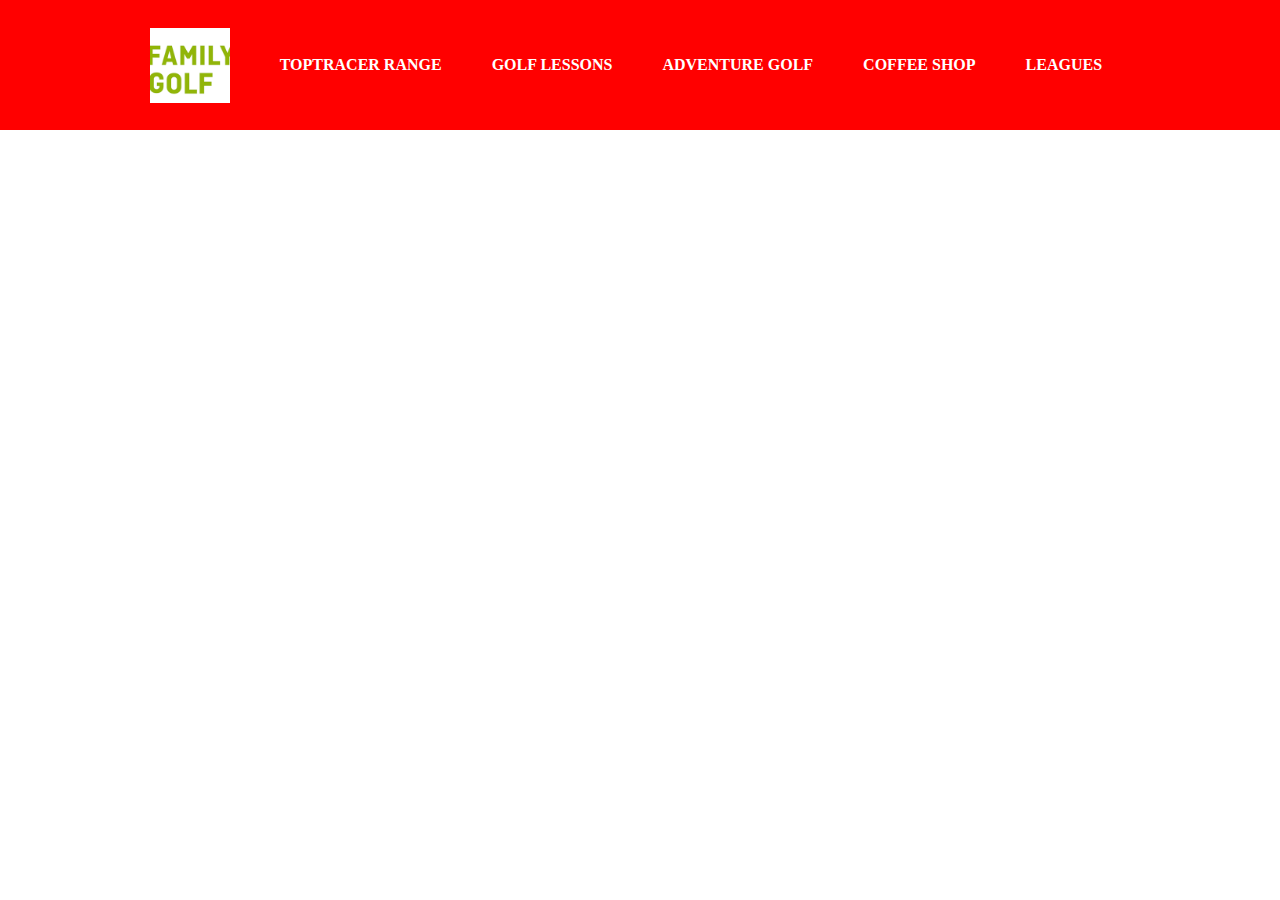
<file: amazon website/index.html>
<!DOCTYPE html>
<html lang="en">
<head>
    <meta charset="UTF-8">
    <meta http-equiv="X-UA-Compatible" content="IE=edge">
    <meta name="viewport" content="width=device-width, initial-scale=1.0">
    <title>css</title>
    <link rel="stylesheet" href="style.css">
</head>
<body>
   <div id="nav">
    <img src="[data-uri]" alt="">
    <h4>TOPTRACER RANGE</h4>
    <h4>Golf Lessons</h4>
    <h4>Adventure Golf</h4>
    <h4>Coffee Shop</h4>
    <h4>Leagues</h4>
   </div>
   <video src="https://sidcupfamilygolf.com/wp-content/uploads/2023/02/hero.mp4"></video>
</body>
</html>
</file>
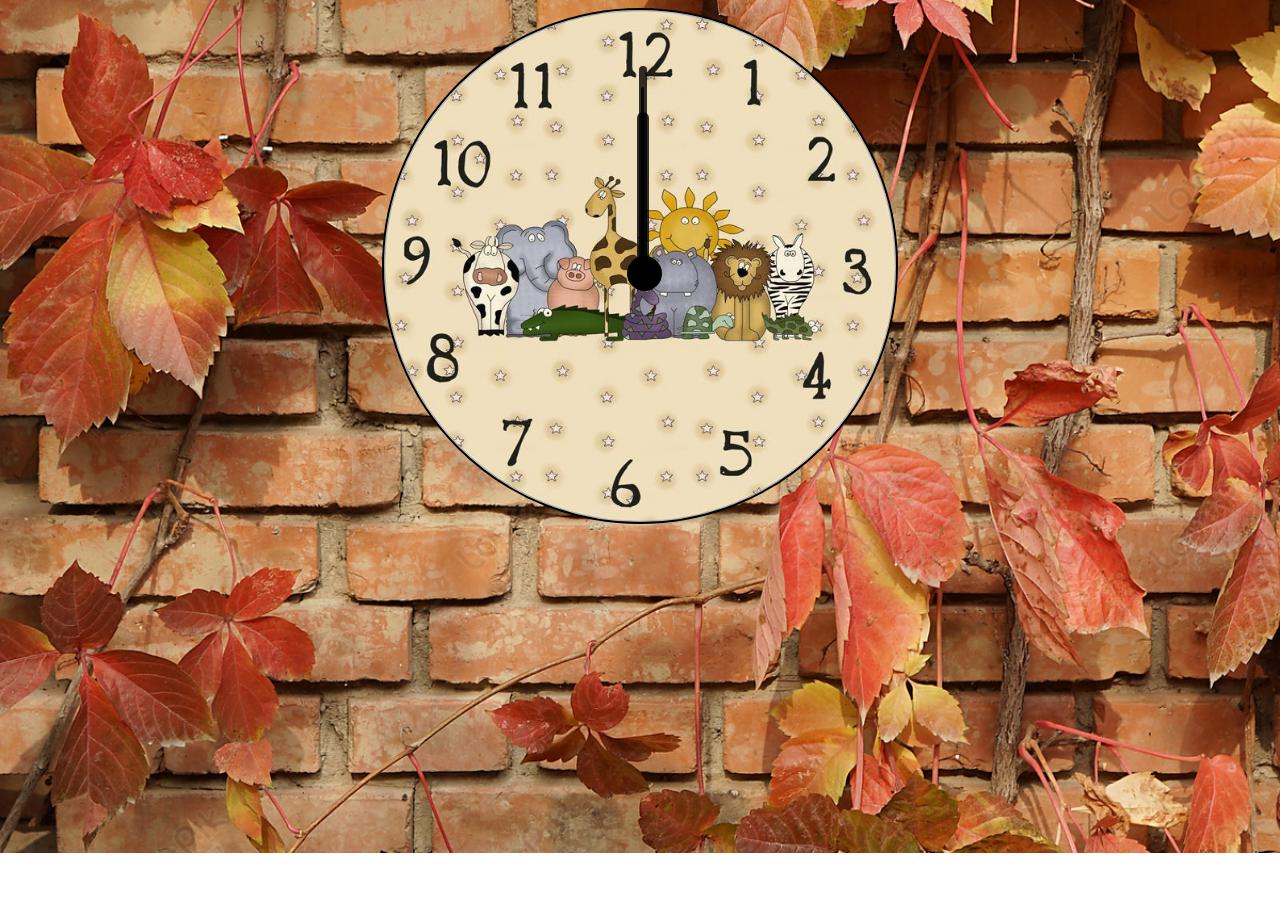
<file: clock/index.html>
<!DOCTYPE html>
<html lang="en">
<head>
    <meta charset="UTF-8">
    <meta name="viewport" content="width=device-width, initial-scale=1.0">
    <title>Clock</title>
    <link rel="stylesheet" href="style.css">
    <script src="index.js"></script> 
</head>
<body>
    <div id="clock">
        <div id="hr"></div>
        <div id="min"></div>
        <div id="sec"></div>
        <div id="nob"></div>
    </div>
    
</body>
</html>
</file>
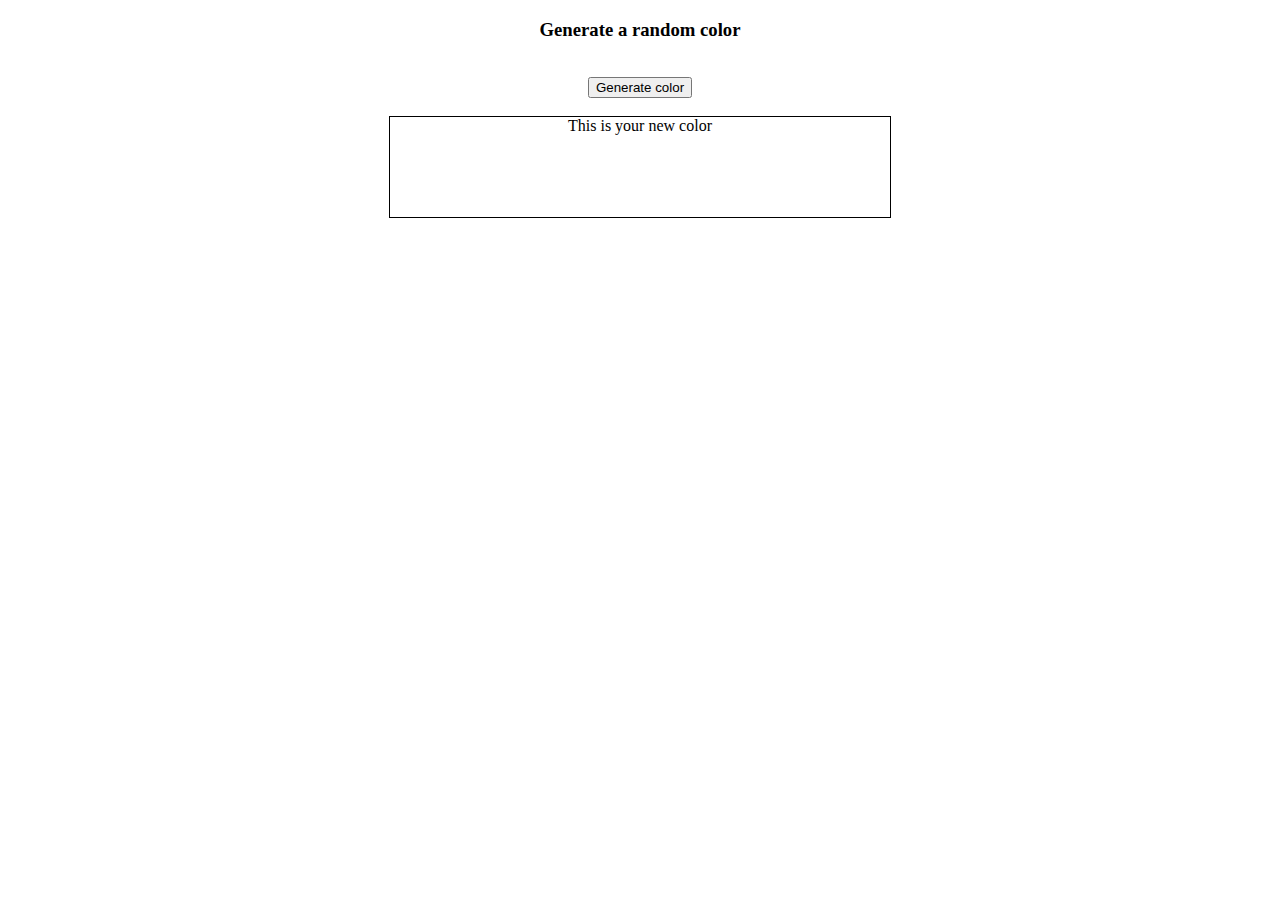
<file: js activity/index.html>
<!DOCTYPE html>
<html lang="en">
<head>
    <meta charset="UTF-8">
    <meta name="viewport" content="width=device-width, initial-scale=1.0">
    <link rel="stylesheet" href="style.css">
    <title>JS</title>
</head>
<body>
    <h3>Generate a random color</h3>
    <br>
    <button>Generate color</button>
    <br> <br>
    <div >This is your new color</div>

    <script src="app.js"></script>
</body>
</html>
</file>
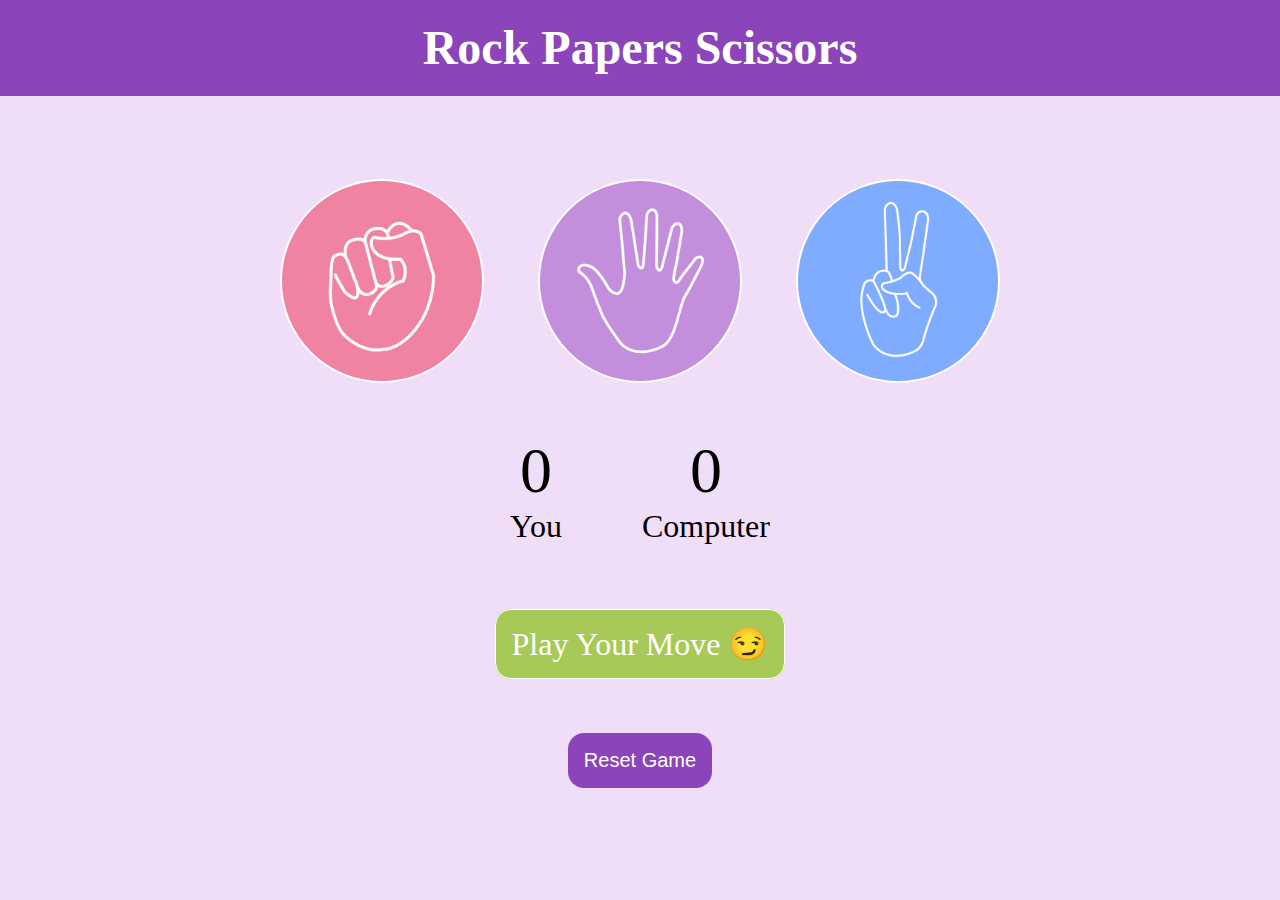
<file: rock paper scissors/index.html>
<!DOCTYPE html>
<html lang="en">
<head>
    <meta charset="UTF-8">
    <meta name="viewport" content="width=device-width, initial-scale=1.0">
    <title>Rock Papers Scissors Game</title>
    <link rel="stylesheet" href="style.css">
</head>
<body>
    <h1>Rock Papers Scissors</h1>
    <div class="choices">
        <div class="choice" id="rock">
            <img src="rock.png" alt="">
        </div>
        <div class="choice" id="paper">
            <img src="paper.png" alt="">
        </div>
        <div class="choice" id="scissors">
            <img src="scissors.png" alt="">
        </div>
    </div>
    <div class="score-board">
        <div class="score">
            <p id="user">0</p>
            <p>You</p>
        </div>
        <div class="score">
            <p id="comp">0</p>
            <p>Computer</p>
        </div>
    </div>

    <div class="msg-container">
        <p id="msg">Play Your Move 😏</p>
    </div>
    <button id="reset-btn">Reset Game</button>
    
</body>
<script src="app.js"></script>
</html>
</file>
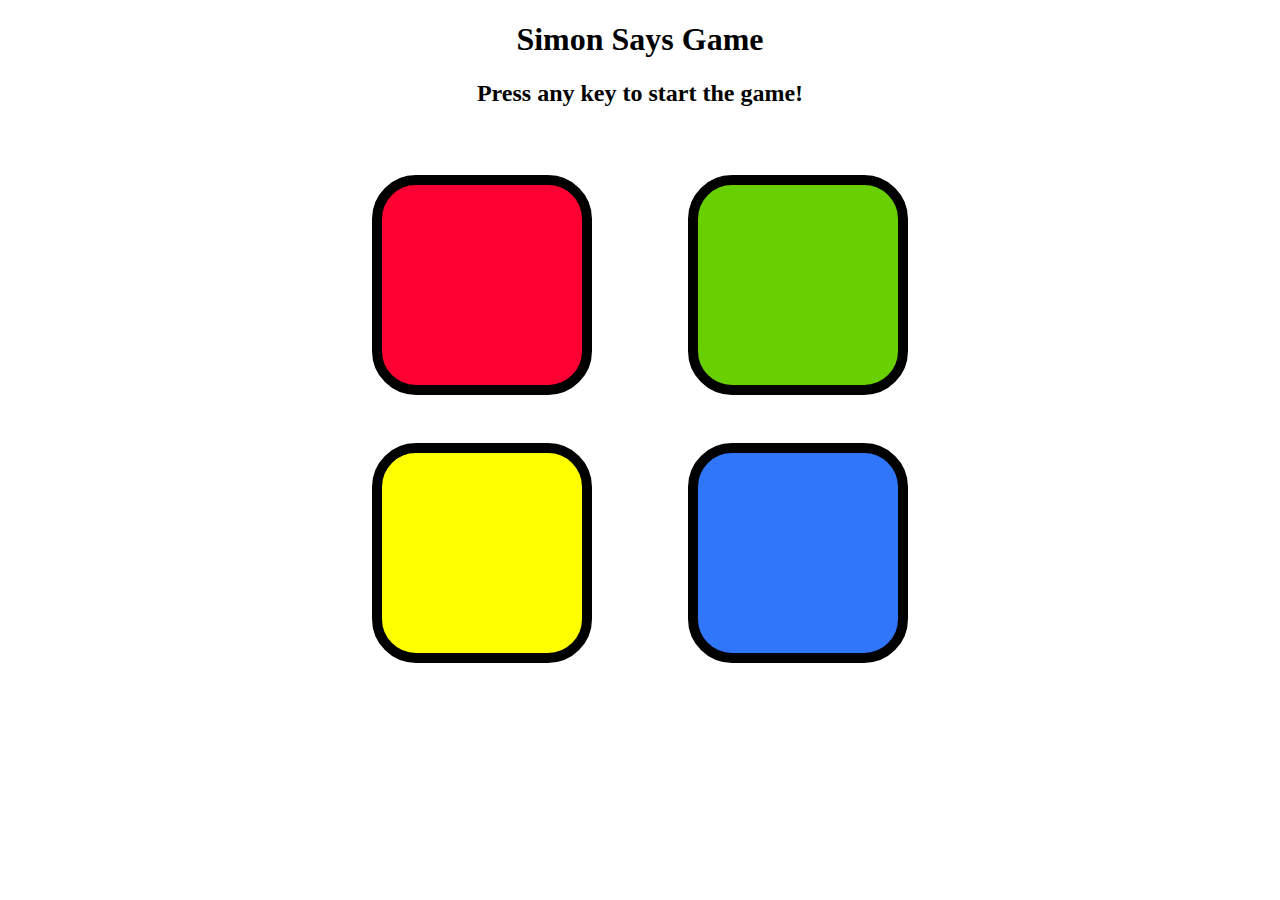
<file: Simon Game/index.html>
<!DOCTYPE html>
<html lang="en">
<head>
    <meta charset="UTF-8">
    <meta name="viewport" content="width=device-width, initial-scale=1.0">
    <title>Simon Says Game</title>
    <link rel="stylesheet" href="style.css">
</head>
<body>
    <h1>Simon Says Game</h1>
    <h2>Press any key to start the game!</h2>

    <div class="btn-container">
        <div class="line-one">
            <div class="btn red" type="button" id="red"></div>
            <div class="btn yellow" type="button" id="yellow"></div>
        </div>
       <div class="line-two">
            <div class="btn green" type="button" id="green"></div>
            <div class="btn blue" type="button" id="blue"></div>
       </div>
    </div>

    <script src="app.js"></script>
</body>
</html>
</file>
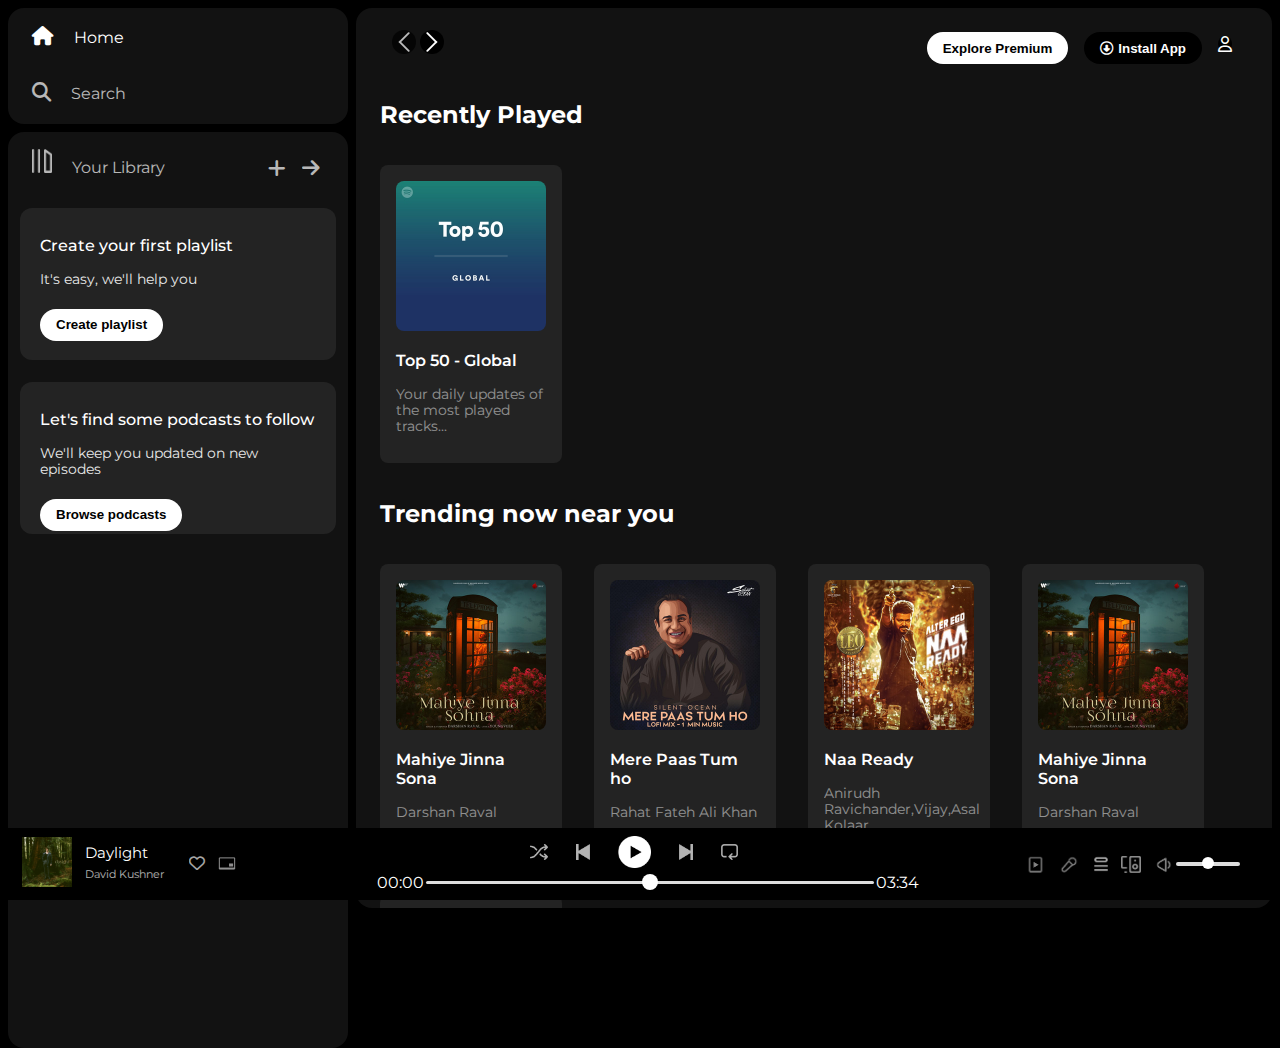
<file: spotify clone/index.html>
<!DOCTYPE html>
<html lang="en">
<head>
    <meta charset="UTF-8">
    <meta name="viewport" content="width=device-width, initial-scale=1.0">
    <link rel="stylesheet" href="https://cdnjs.cloudflare.com/ajax/libs/font-awesome/6.7.2/css/all.min.css" integrity="sha512-Evv84Mr4kqVGRNSgIGL/F/aIDqQb7xQ2vcrdIwxfjThSH8CSR7PBEakCr51Ck+w+/U6swU2Im1vVX0SVk9ABhg==" crossorigin="anonymous" referrerpolicy="no-referrer" />
    <link rel="icon" href="assets/logo.png">
    <title>Spotify - Web Player: Music for everyone</title>
    <link rel="stylesheet" href="style.css">
    <link rel="preconnect" href="https://fonts.googleapis.com">
    <link rel="preconnect" href="https://fonts.gstatic.com" crossorigin>
    <link href="https://fonts.googleapis.com/css2?family=Montserrat:ital,wght@300;400;500;600;700&display=swap" rel="stylesheet">
</head>
<body>
    <div class="main">
        <div class="sidebar">
            <div class="nav">
                <div class="nav-option" style="opacity: 1;">
                    <i class="fa-solid fa-house"></i>
                    <a href="#">Home</a>
                </div>
                <div class="nav-option">
                    <i class="fa-solid fa-magnifying-glass"></i>
                    <a href="#">Search</a>
                </div>
            </div>
            <div class="library">
                <div class="options">
                    <div class="lib-options nav-option">
                    <img src="assets/library_icon.png" alt="library_icon">
                    <a href="#">Your Library</a>
                    </div>
                    <div class="icons">
                        <i class="fa-solid fa-plus"></i>
                        <i class="fa-solid fa-arrow-right"></i>
                    </div>
                </div>
                <div class="lib-box">
                    <div class="box">
                        <p class="box-p1">Create your first playlist</p>
                        <p class="box-p2">It's easy, we'll help you</p>
                        <button class="badge">Create playlist</button>
                    </div>
                    <div class="box">
                        <p class="box-p1"> Let's find some podcasts to follow</p>
                        <p class="box-p2">We'll keep you updated on new episodes</p>
                        <button class="badge">Browse podcasts</button>
                    </div>
                </div>
            </div>
        </div>
        <div class="main-content">
            <div class="sticky-nav">
                <div class="nav-icons">
                    <img src="assets/backward_icon.png" class="hide"  style="opacity: 0.7; background-color: black; border-radius: 50%;"  alt="backward_icon">
                    <img src="assets/forward_icon.png" style="background-color: black; border-radius: 50%;"alt="forward_icon">
                </div>
                <div class="s-n-opt">
                    <button class="badge nav-item hide">Explore Premium</button>
                    <button class="badge nav-item dark"><i class="fa-regular fa-circle-down" style="margin-right: 5px;"></i>Install App</button>
                    <i class="fa-regular fa-user nav-item" style="background-color: black; border-radius: 50%;" ></i>
                </div>
            </div>
            <h2>Recently Played</h2>
            <div class="cards-container">
                <div class="card">
                    <img src="assets/card1img.jpeg" class="card-img" alt="card1">
                    <p class="card-title">Top 50 - Global</p>
                    <p class="card-info">Your daily updates of the most played tracks...</p>
                </div>
            </div>
            <h2>Trending now near you</h2>
            <div class="cards-container">
                <div class="card">
                    <img src="assets/card2img.jpeg" class="card-img" alt="card2">
                    <p class="card-title">Mahiye Jinna Sona</p>
                    <p class="card-info">Darshan Raval</p>
                </div>
                <div class="card">
                    <img src="assets/card3img.jpeg" class="card-img" alt="card3">
                    <p class="card-title">Mere Paas Tum ho</p>
                    <p class="card-info">Rahat Fateh Ali Khan</p>
                </div>
                <div class="card">
                    <img src="assets/card4img.jpeg" class="card-img" alt="card4">
                    <p class="card-title">Naa Ready</p>
                    <p class="card-info">Anirudh Ravichander,Vijay,Asal Kolaar</p>
                </div>
                <div class="card">
                    <img src="assets/card2img.jpeg" class="card-img" alt="card4">
                    <p class="card-title">Mahiye Jinna Sona</p>
                    <p class="card-info">Darshan Raval</p>
                </div>
                <div class="card">
                    <img src="assets/card3img.jpeg" class="card-img" alt="card4">
                    <p class="card-title">Mere Paas Tum ho</p>
                    <p class="card-info">Rahat Fateh Ali Khan</p>
                </div>
            </div>
            <h2>Freatured Charts</h2>
            <div class="cards-container">
                <div class="card">
                    <img src="assets/card5img.jpeg" class="card-img" alt="card1">
                    <p class="card-title">Top Songs - Global</p>
                    <p class="card-info">Your daily updates of the most played tracks...</p>
                </div>
                 <div class="card">
                    <img src="assets/card6img.jpeg" class="card-img" alt="card1">
                    <p class="card-title">Top Songs - India</p>
                    <p class="card-info">Your daily updates of the most played tracks...</p>
                </div>
                 <div class="card">
                    <img src="assets/card1img.jpeg" class="card-img" alt="card1">
                    <p class="card-title">Top 50 - Global</p>
                    <p class="card-info">Your daily updates of the most played tracks...</p>
                </div>
            </div>
            <div class="footer">
                <div class="line"></div>
            </div>
        </div>
        <div class="music-player">
            <div class="album">
                <div class="curr-song">
                    <img src="assets/Daylight.png" class="song"> </div>
                <div class="song-detail">
                    <p class="song-name">Daylight</p>
                    <p class="singer">David Kushner</p>
                </div>
                <i class="fa-regular fa-heart heart"></i>
                <img src="assets/album_icon2.png" class="album-icon ">
            </div>
            <div class="player">
                <div class="player-controls">
                    <img src="assets/player_icon1.png" class="player-icon">
                    <img src="assets/player_icon2.png" class="player-icon">
                    <img src="assets/player_icon3.png" class="player-icon" style="opacity: 1;height: 2rem;">
                    <img src="assets/player_icon4.png" class="player-icon">
                    <img src="assets/player_icon5.png" class="player-icon">
                </div>
                <div class="playback-bar">
                    <span class="curr-time">00:00</span> 
                    <input type="range" min="0" max="100" class="progress-bar" step="1">
                    <span class="tot-time">03:34</span>
                </div>
            </div>
            <div class="controls">
                <div class="control-icons">
                    <img src="assets/controls_icon1.png" class="c-i">
                    <img src="assets/controld_icon2.png" class="c-i">
                    <img src="assets/controls_icon3.png" class="c-i" style="height: 20px; opacity: 0.65;">
                    <img src="assets/controls_icon4.png" class="c-i" style="height: 17px; opacity: 0.55;">
                    <img src="assets/controls_icon5.png" class="c-i">
                    <input type="range" min="0" max="100" class="bar" step="1">
                </div>
            </div>
        </div>
    </div>
</body>
</html>
</file>
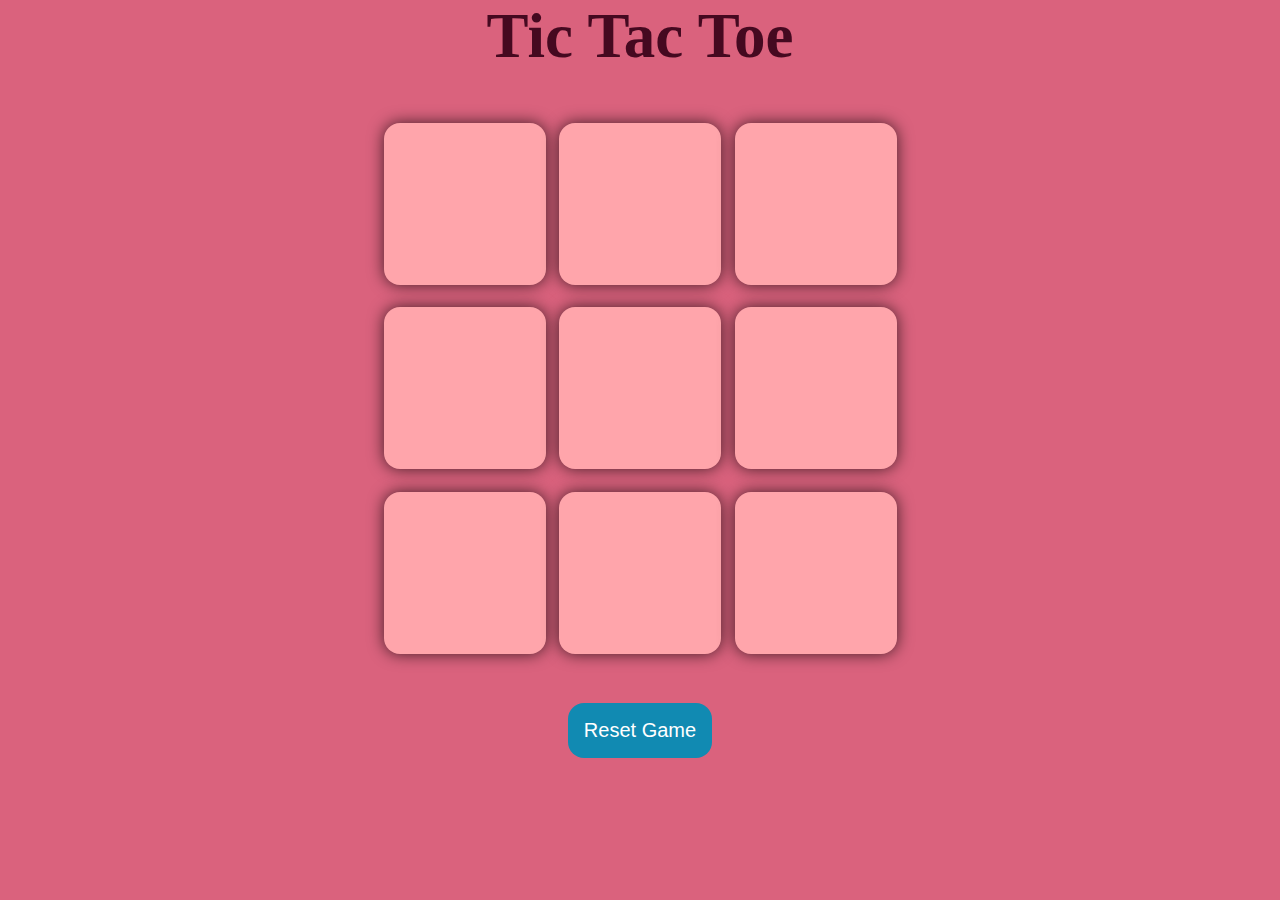
<file: tic tac toe/index.html>
<!DOCTYPE html>
<html lang="en">
<head>
    <meta charset="UTF-8">
    <meta name="viewport" content="width=device-width, initial-scale=1.0">
    <title>Tic Tac Toe Game</title>
    <link rel="stylesheet" href="style.css">
</head>
<body>
   <div class="msg-container hide">
    <p id="msg">Winner </p>
    <button id="new-btn">New Game</button>
  </div> 
    <main>
        <h1>Tic Tac Toe</h1>
        <div class="container">
         <div class="game">
             <button class="box"></button>
             <button class="box"></button>
             <button class="box"></button>
             <button class="box"></button>
             <button class="box"></button>
             <button class="box"></button>
             <button class="box"></button>
             <button class="box"></button>
             <button class="box"></button>
         </div>
       </div> 
       <button id="reset-btn">Reset Game</button>
       
    </main>
  <script src="app.js"></script>  
</body>
</html>
</file>
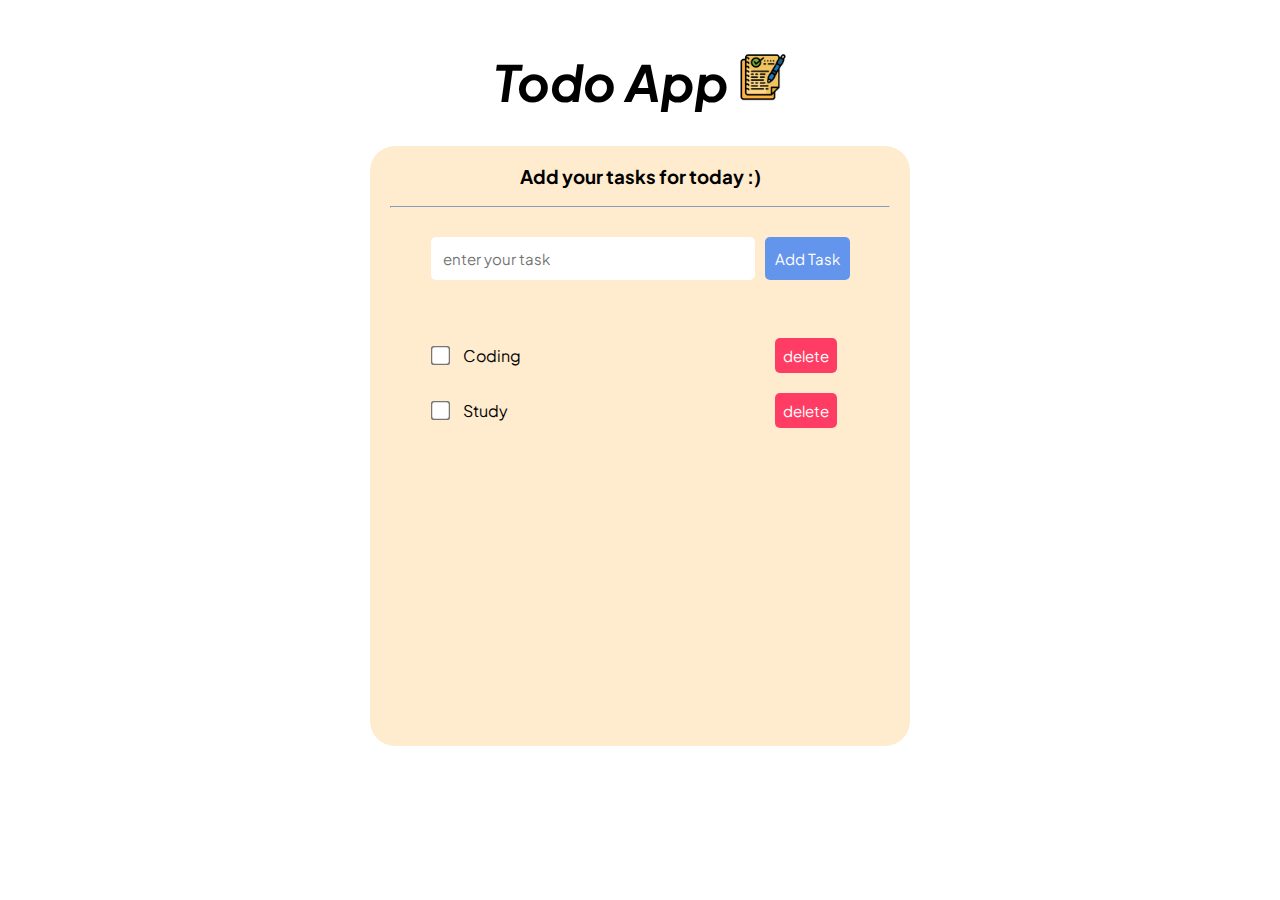
<file: todo app/index.html>
<!DOCTYPE html>
<html lang="en">
<head>
    <meta charset="UTF-8">
    <meta name="viewport" content="width=device-width, initial-scale=1.0">
    <title>Document</title>
    <link rel="stylesheet" href="style.css">
    <link rel="preconnect" href="https://fonts.googleapis.com">
<link rel="preconnect" href="https://fonts.gstatic.com" crossorigin>
<link href="https://fonts.googleapis.com/css2?family=Plus+Jakarta+Sans:ital,wght@300;400;500;600&display=swap" rel="stylesheet">
</head>
<body>
    <h1>Todo App <img src="todo.png" class="img" ></h1>
    
    <div class="div">
        <h3>Add your tasks for today :)</h3> <hr> <br>
        <div class="container">
            <input placeholder="enter your task">
            <button class="add-btn">Add Task</button>
        </div>
        <br><br>
        <ul>
            <li><input type="checkbox"> <span class="task-text">Coding</span> <button class="delete-btn">delete</button></li>
            <li><input type="checkbox"> <span class="task-text">Study</span> <button class="delete-btn">delete</button></li>
        </ul>
    </div>
    <script src="app.js"></script>
</body>
</html>
</file>
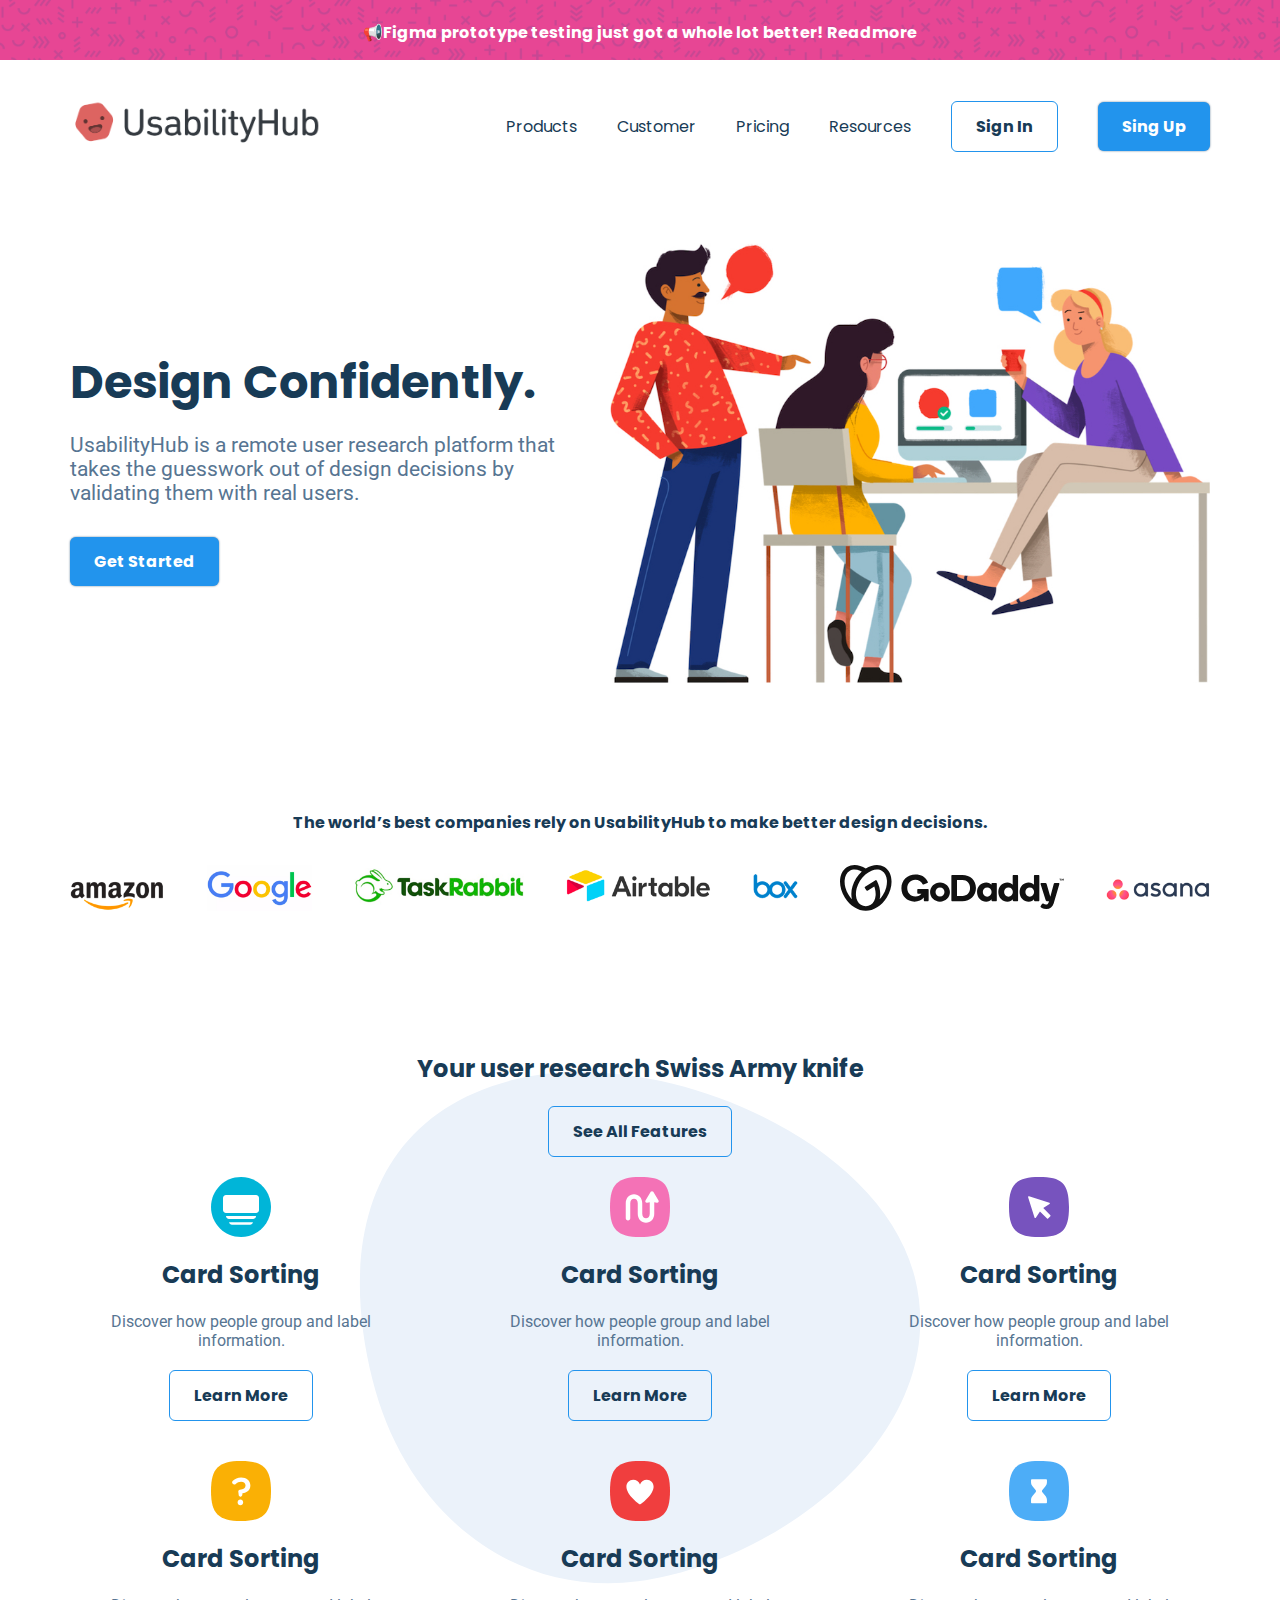
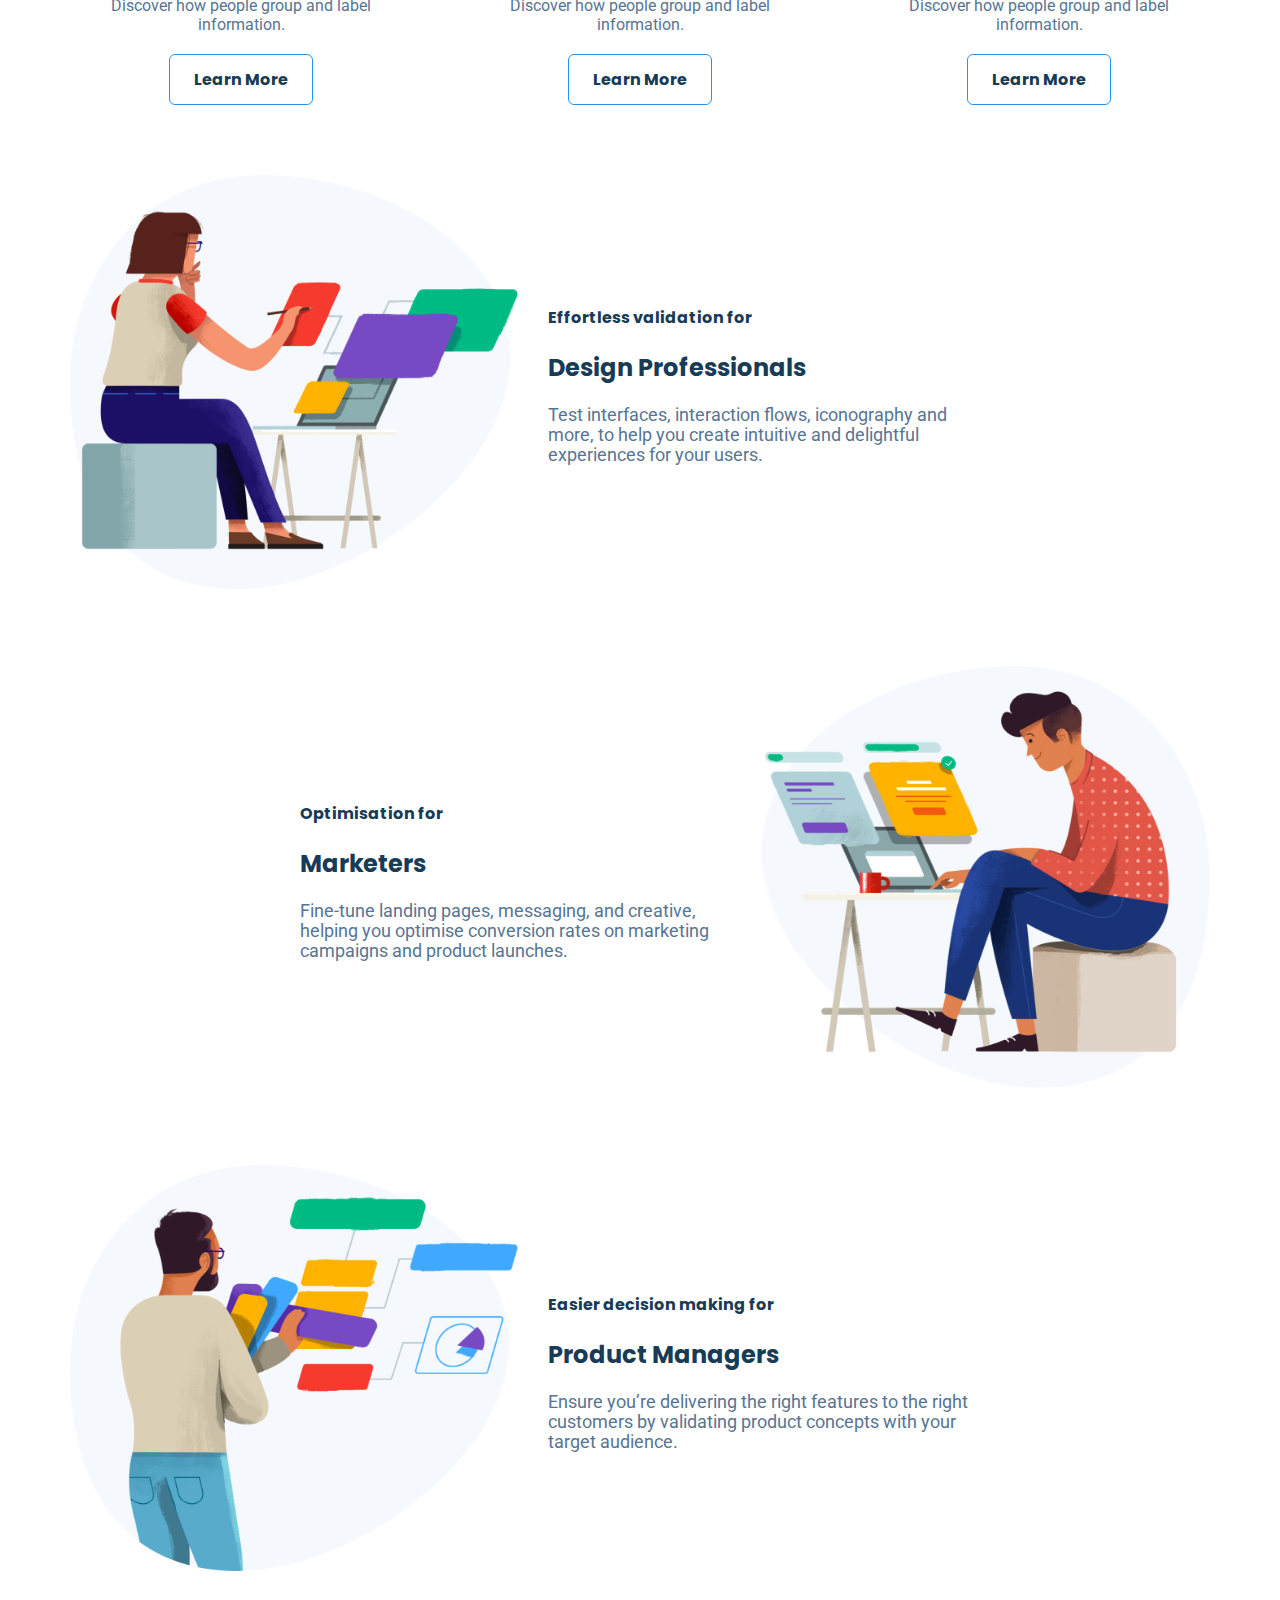
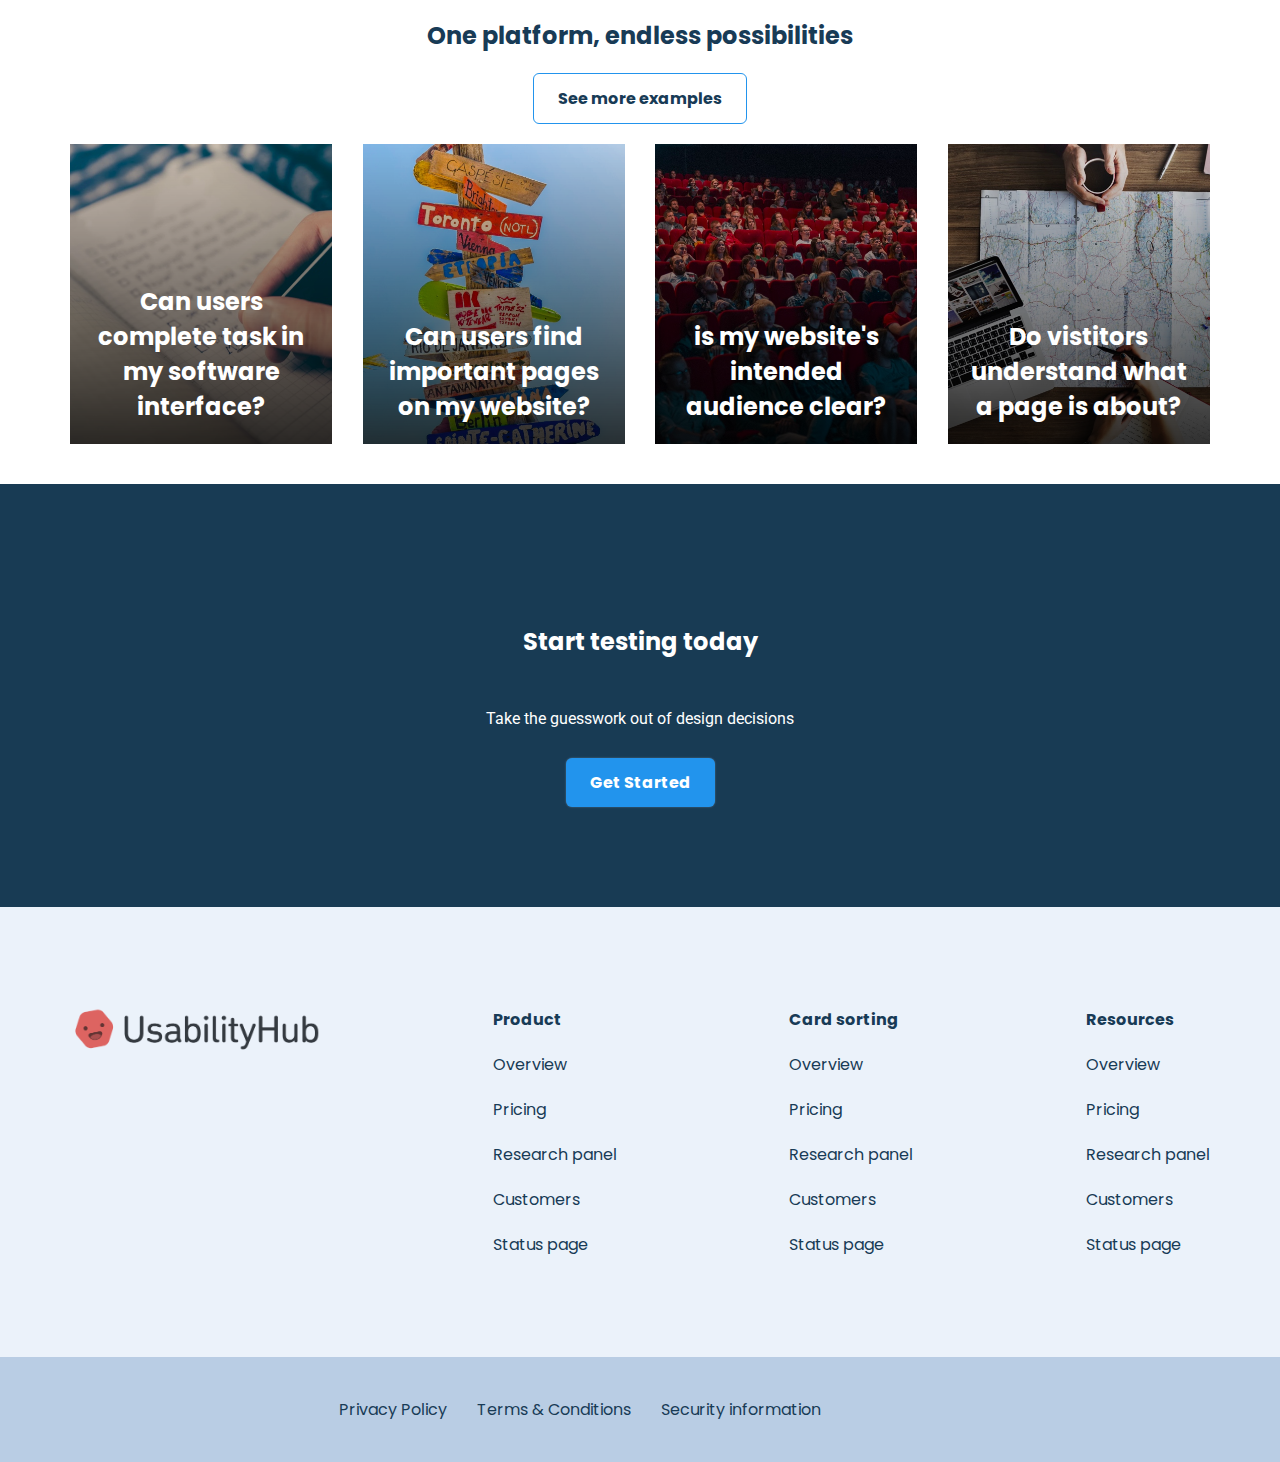
<file: usability hub/index.html>
<!DOCTYPE html>
<html lang="en">
<head>
    <meta charset="UTF-8">
    <meta name="viewport" content="width=device-width, initial-scale=1.0">
    <title>My Website</title>
    <link rel="stylesheet" href="https://cdnjs.cloudflare.com/ajax/libs/font-awesome/6.5.2/css/all.min.css" integrity="sha512-SnH5WK+bZxgPHs44uWIX+LLJAJ9/2PkPKZ5QiAj6Ta86w+fsb2TkcmfRyVX3pBnMFcV7oQPJkl9QevSCWr3W6A==" crossorigin="anonymous" referrerpolicy="no-referrer" /> 
    <link rel="stylesheet" href="style.css">
</head>
<body>
    <!--top banner-->
    <div class="top-banner">
        <div class="container">
            <div class="small-bold-text banner-text">📢Figma prototype testing just got a whole lot better! Readmore</div>
        </div>
    </div>

    <!-- nav bar-->
    <nav>
        <div class="container main-nav flex"> <!--.container.main-nav.flex-->
            <a href="#"class="company-logo">
                <img src="./asset 1.png" alt="company logo">
            </a>
            <div class="nav-links"> 
                <!--ul>li*6>a-->
                <ul class="flex">
                    <!--alt+shift+ drag from mouse(ek sath likhne ke liye(#))-->
                    <!--option+shift for mac , alt+shift for windows-->
                    <li><a href="#" class="hover-links">Products</a></li> 
                    <li><a href="#" class="hover-links">Customer</a></li> 
                    <li><a href="#" class="hover-links">Pricing</a></li> 
                    <li><a href="#" class="hover-links">Resources</a></li>
                    <li><a href="#" class="hover-links secondary-button">Sign In</a></li>
                    <li><a href="#" class="hover-links primary-button">Sing Up</a></li>
                </ul>    
            </div> 
        </div>
    </nav>

    <header>
        <div class="container header-sec flex">
            <div class="header-left">
                 <h1> Design Confidently.</h1>
                 <p>UsabilityHub is a remote user research platform that takes the guesswork out of design decisions by validating them with real users.</p>
                 <a href="#" class="primary-button get-str-btn">Get Started</a>
            </div>
            <div class="header-right">
                <img src="asset 2.jpeg" alt="hero image">
            </div>
        </div>
    </header>

    <section class="companies-sec">
        <div class="container">
            <div class="small-bold-text companies-header">The world’s best companies rely on UsabilityHub to make better design decisions.</div>    
            <div class="logos flex">
                <img class="logo" src="asset 3.png" alt="">
                <img class="logo" src="asset 4.png" alt="">
                <img class="logo" src="asset 5.png" alt="">
                <img class="logo" src="asset 6.png" alt="">
                <img class="logo" src="asset 7.png" alt="">
                <img class="logo" src="asset 8.svg" alt="">
                <img class="logo" src="asset 9.png" alt="">
            </div>
        </div>
    </section>

    <!--features section-->

    <section class="features-sec"> 
        <div class="container">
            <div class="features-header">
                <h2>Your user research Swiss Army knife</h2>
                <a href="#" class="secondary-button">See All Features <i class="fa-solid fa-arrow-right"></i></a>
            </div>
            <div class="features-area flex">
                <div class="features-card flex">
                    <img src="asset 11.svg" alt="">
                    <h3>Card Sorting</h3>
                    <p>Discover how people group and label information.</p>
                    <a href="#" class="secondary-button">Learn More <i class="fa-solid fa-arrow-right"></i></a>
                </div>
                <div class="features-card flex">
                    <img src="asset 13.svg" alt="">
                    <h3>Card Sorting</h3>
                    <p>Discover how people group and label information.</p>
                    <a href="#" class="secondary-button">Learn More <i class="fa-solid fa-arrow-right"></i></a>
                </div>
                <div class="features-card flex">
                    <img src="asset 14.svg" alt="">
                    <h3>Card Sorting</h3>
                    <p>Discover how people group and label information.</p>
                    <a href="#" class="secondary-button">Learn More <i class="fa-solid fa-arrow-right"></i></a>
                </div>
                <div class="features-card flex">
                    <img src="asset 15.svg" alt="">
                    <h3>Card Sorting</h3>
                    <p>Discover how people group and label information.</p>
                    <a href="#" class="secondary-button">Learn More <i class="fa-solid fa-arrow-right"></i></a>
                </div>
                <div class="features-card flex">
                    <img src="asset 16.svg" alt="">
                    <h3>Card Sorting</h3>
                    <p>Discover how people group and label information.</p>
                    <a href="#" class="secondary-button">Learn More <i class="fa-solid fa-arrow-right"></i></a>
                </div>
                <div class="features-card flex">
                    <img src="asset 17.svg" alt="">
                    <h3>Card Sorting</h3>
                    <p>Discover how people group and label information.</p>
                    <a href="#" class="secondary-button">Learn More <i class="fa-solid fa-arrow-right"></i></a>
                </div>
            </div>
        </div>
    </section>
    <!--big features sec-->
    <section class="big-feature-sec">
        <div class="container flex big-feature-container">
            <div class="feature-img">
                <img src="asset 18.png" alt="">
            </div>
            <div class="features-desc flex">
                <h4>Effortless validation for</h4>
                <h2>Design Professionals</h2>
                <p>Test interfaces, interaction flows, iconography and more, to help you create intuitive and delightful experiences for your users.</p>
            </div>
        </div>
    </section>
    <section class="big-feature-sec">
        <div class="container flex big-feature-container" style="flex-direction: row-reverse;">
            <div class="feature-img">
                <img src="asset 21.png" alt="">
            </div> 
            <div class="features-desc flex">
                <h4>Optimisation for</h4>
                <h2>Marketers</h2>
                <p>Fine-tune landing pages, messaging, and creative, helping you optimise conversion rates on marketing campaigns and product launches.</p>
            </div>
        </div>
    </section>
    <section class="big-feature-sec">
        <div class="container flex big-feature-container">
            <div class="feature-img">
                <img src="asset 24.png" alt="">
            </div>
            <div class="features-desc flex">
                <h4>Easier decision making for</h4>
                <h2>Product Managers</h2>
                <p>Ensure you’re delivering the right features to the right customers by validating product concepts with your target audience.</p>
            </div>
        </div>
    </section>
    <!--examples sec-->
    <section class="examples-sec">
        <div class="container">
            <div class="features-header">
                <h2>One platform, endless possibilities</h2>
                <a href="#" class="secondary-button">See more examples <i class="fa-solid fa-arrow-right"></i></a>
            </div>
            <div class="examples-area flex">
                <a href="#" class="examples-card" >
                    <h3 class="card-text">Can users complete task in my software interface?</h3>
                </a>
                <a href="#" class="examples-card" style="background: linear-gradient(rgb(0,0,0,0.1), rgb(0,0,0,0.8)), url(asset\ 37.jpeg);background-size: cover;">
                    <h3 class="card-text">Can users find important pages on my website?</h3>
                </a>
                <a href="#" class="examples-card" style="background: linear-gradient(rgb(0,0,0,0.1), rgb(0,0,0,0.8)), url(asset\ 38.jpeg);background-size: cover;">
                    <h3 class="card-text">is my website's intended audience clear?</h3>
                </a>
                <a href="#" class="examples-card" style="background: linear-gradient(rgb(0,0,0,0.1), rgb(0,0,0,0.8)), url(asset\ 39.jpeg);background-size: cover;">
                    <h3 class="card-text">Do vistitors understand what a page is about?</h3>
                </a>
            </div>
        </div>
    </section>
    <!--cta sec-->
    <section class="cta-sec">
        <div class="container flex cta-sec-container">
            <h2>Start testing today</h2>
            <p>Take the guesswork out of design decisions</p>
            <a href="#" class="primary-button">Get Started</a>
        </div>
    </section>
     <!--footer-->
    <footer>
        <div class="container flex footer-container">
            <a href="#" class="company-logo">
                <img src="asset 1.png" alt="company-logo">
            </a>
            <div class="link-column flex">
                <h4>Product</h4>
                <a href="#" class="hover-links">Overview</a>
                <a href="#" class="hover-links">Pricing</a>
                <a href="#" class="hover-links">Research panel</a>
                <a href="#" class="hover-links">Customers</a>
                <a href="#" class="hover-links">Status page</a>
            </div>
            <div class="link-column flex">
                <h4>Card sorting</h4>
                <a href="#" class="hover-links">Overview</a>
                <a href="#" class="hover-links">Pricing</a>
                <a href="#" class="hover-links">Research panel</a>
                <a href="#" class="hover-links">Customers</a>
                <a href="#" class="hover-links">Status page</a>
            </div>
            <div class="link-column flex">
                <h4>Resources</h4>
                <a href="#" class="hover-links">Overview</a>
                <a href="#" class="hover-links">Pricing</a>
                <a href="#" class="hover-links">Research panel</a>
                <a href="#" class="hover-links">Customers</a>
                <a href="#" class="hover-links">Status page</a>
            </div>

        </div>
    </footer>
    <!--sub footer-->
    <div class="sub-footer">
        <div class="container flex subfooter">
            <a href="#" class="hover-links">Privacy Policy</a>
            <a href="#" class="hover-links">Terms & Conditions</a>
            <a href="#" class="hover-links">Security information</a>
            <a href="#" class="hover-links"><i class="fa-brands fa-square-facebook"></i></a>
            <a href="#" class="hover-links"><i class="fa-brands fa-twitter"></i></a>
            <a href="#" class="hover-links"><i class="fa-brands fa-linkedin"></i></a>
            <a href="#" class="hover-links"><i class="fa-brands fa-youtube"></i></a>
        </div>
    </div>
</body>
</html>
</file>
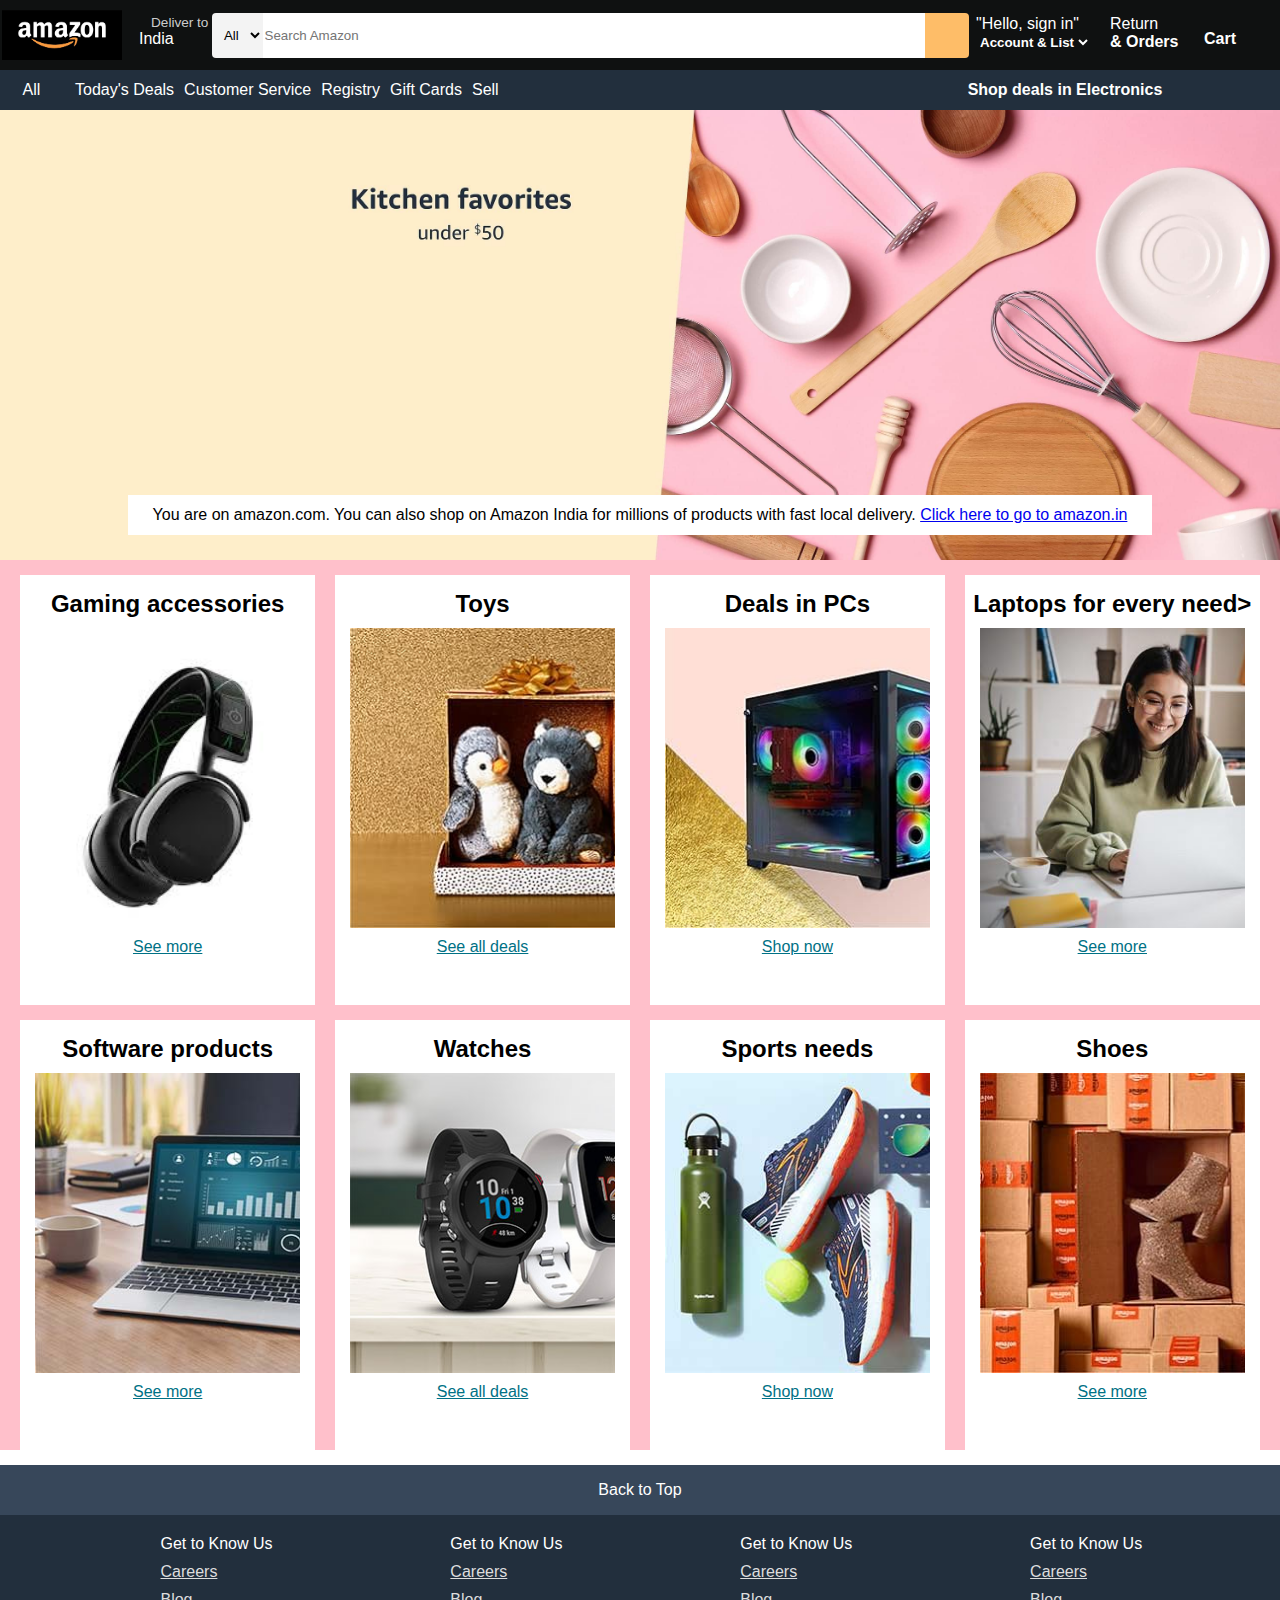
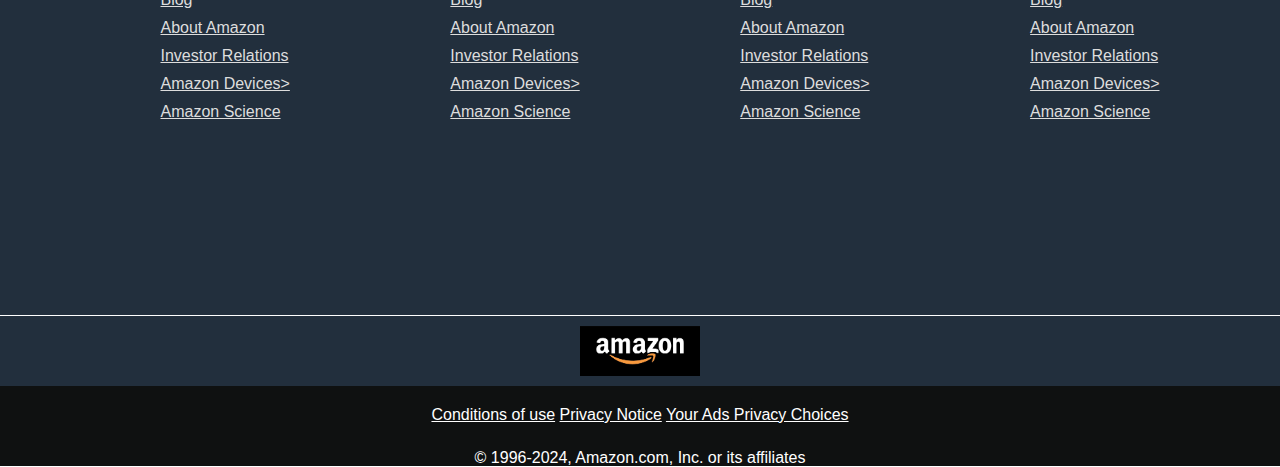
<file: amazon website/amazon.html>
<!DOCTYPE html>
<html lang="en">
<head>
    <meta charset="UTF-8">
    <meta name="viewport" content="width=device-width, initial-scale=1.0">
    <title>Amazon</title>
    <link rel="stylesheet" href="https://cdnjs.cloudflare.com/ajax/libs/font-awesome/6.5.2/css/all.min.css" integrity="sha512-SnH5WK+bZxgPHs44uWIX+LLJAJ9/2PkPKZ5QiAj6Ta86w+fsb2TkcmfRyVX3pBnMFcV7oQPJkl9QevSCWr3W6A==" crossorigin="anonymous" referrerpolicy="no-referrer" /> 
    <link rel="stylesheet" href="amz.css">
</head>
<body>
    <header>
       <div class="navbar">
          <div class="nav-logo border">
              <div class="logo"></div>
          </div>
          <div class="nav-address border">
              <p class="ad1">Deliver to</p>
              <div class="add-icon">
                  <i class="fa-solid fa-location-dot"></i>
                  <p class="ad2">India</p>
             </div>
          </div>
          <div class="nav-search">
              <select class="search-select">
                 <option>All</option>
              </select>
              <input placeholder="Search Amazon" class="search-input">
              <div class="search-icon">
                  <i class="fa-solid fa-magnifying-glass"></i>
              </div>
          </div>
       
          <div class="nav-signin border">
              <p><span >"Hello, sign in"</span></p>
              <select class="nav-second"><option>Account & List</option> </select>
          </div>
          <div class="nav-return border">
              <p><span >Return</span></p>
              <p class="nav-second">& Orders</p>
          </div>
          <div class="nav-cart border">
              <i class="fa-solid fa-cart-shopping"></i>
               Cart
          </div>
      </div>
      <div class="panel ">
            <div class="panel-all border ">
                <i class="fa-solid fa-bars"></i>
                All
            </div>
            <div class="panel-ops border  ">
                <p>Today's Deals </p>
                <p>Customer Service</p>   
                <p>Registry</p> 
                <p>Gift Cards</p> 
                <p>Sell</p> 
            </div>
            <div class="panel-deals border">
                Shop deals in Electronics
            </div>
        </div>
    </header>
    <div class="hero-section"> 
        <div class="hero-msg">
            <p>You are on amazon.com. You can also shop on Amazon India for millions of products with fast local delivery. <a href="https://www.amazon.in/">Click here to go to amazon.in</a></p>
        </div>
    </div>
    <div class="shop-sec">
        <div class="box1 box">
          <div class="box-content">
             <h2>Gaming accessories</h2>
             <div class="box-img" style="background-image: url('box1.jpg');"></div>
             <a href="#">See more</a>
         </div>
        </div>
        <div class="box2 box">
          <div class="box-content">
             <h2>Toys</h2>
             <div class="box-img" style="background-image: url('box2.jpg');"></div>
             <a href="#">See all deals</a>
          </div>
        </div>
        <div class="box3 box">
          <div class="box-content">
             <h2>Deals in PCs</h2>
             <div class="box-img" style="background-image: url('box3.jpg');"></div>
             <a href="#">Shop now</a>
          </div>
        </div>
        <div class="box4 box">
           <div class="box-content">
             <h2>Laptops for every need></h2>
             <div class="box-img" style="background-image: url('box4.jpg');"></div>
             <a href="#">See more</a>
           </div>
        </div>
        <div class="box5 box">
            <div class="box-content">
               <h2>Software products</h2>
               <div class="box-img" style="background-image: url('box5.jpg');"></div>
               <a href="#">See more</a>
           </div>
          </div>
          <div class="box6 box">
            <div class="box-content">
               <h2>Watches</h2>
               <div class="box-img" style="background-image: url('box6.jpg');"></div>
               <a href="#">See all deals</a>
            </div>
          </div>
          <div class="box7 box">
            <div class="box-content">
               <h2>Sports needs</h2>
               <div class="box-img" style="background-image: url('box7.jpg');"></div>
               <a href="#">Shop now</a>
            </div>
          </div>
          <div class="box8 box">
             <div class="box-content">
               <h2>Shoes</h2>
               <div class="box-img" style="background-image: url('box8.jpg');"></div>
               <a href="#">See more</a>
             </div>
          </div>
    </div>
    <footer>
        <div class="foot-panell">
            Back to Top
        </div>
        <div class="foot-panel2">
            <ul>
                <p>Get to Know Us</p>
                 <a href="#">Careers</a>   
                 <a href="#">Blog</a>
                 <a href="#">About Amazon</a>
                 <a href="#">Investor Relations</a>
                 <a href="#">Amazon Devices></a>
                 <a href="#">Amazon Science</a>
            </ul>
            <ul>
                <p>Get to Know Us</p>
                 <a href="#">Careers</a>   
                 <a href="#">Blog</a>
                 <a href="#">About Amazon</a>
                 <a href="#">Investor Relations</a>
                 <a href="#">Amazon Devices></a>
                 <a href="#">Amazon Science</a>
            </ul>
            <ul>
                <p>Get to Know Us</p>
                 <a href="#">Careers</a>   
                 <a href="#">Blog</a>
                 <a href="#">About Amazon</a>
                 <a href="#">Investor Relations</a>
                 <a href="#">Amazon Devices></a>
                 <a href="#">Amazon Science</a>
            </ul>
            <ul>
                <p>Get to Know Us</p>
                 <a href="#">Careers</a>   
                 <a href="#">Blog</a>
                 <a href="#">About Amazon</a>
                 <a href="#">Investor Relations</a>
                 <a href="#">Amazon Devices></a>
                 <a href="#">Amazon Science</a>
            </ul>
        </div>
        <div class="foot-panel3">
            <div class="logo"></div>
        </div>
        <div class="foot-panel4">
            <div class="pages">
                <a href="#">Conditions of use</a>
                <a href="#">Privacy Notice</a>
                <a href="#">Your Ads Privacy Choices</a>
            </div>
            <div class="copyright">
                © 1996-2024, Amazon.com, Inc. or its affiliates
            </div>
        </div>
    </footer>
</body>
</html>
</file>
<file: amazon website/style.css>
* {
    margin: 0;
    padding: 0;
    box-sizing: border-box;
    font-family:'montserrat';
    color: white;
}
html,body{
    height: 100%;
    width: 100%;
}
#nav{
    height: 130px;
    width: 100%;
    background-color: red;
    display: flex;
    align-items: center;
    justify-content: flex-start;
    gap: 50px;
    padding: 0 150px;
}
#nav img{
    height: 75px;
}
#nav h4{
    text-transform: uppercase;
}
</file>
<file: clock/style.css>
body{
    background: url(wall.jpg) no-repeat ;
    background-size: cover;
} 
#clock{
    position: relative;
    height: 40vw;
    width: 40vw;
    margin: auto;
    border: 2px solid black;
    border-radius: 50%;
    background: url(Clock.jpg) no-repeat;
    background-size: 100%;
}
#hr,#min,#sec{
    position: absolute;
    border-radius: 10px;
}
#hr{
    width:2.5%;
    height: 31%;
    top: 20%;
    left: 49.34%;
    opacity: 0.8;
    background-color:black;
    transform-origin: bottom;
}
#min{
    width:1.5%;
    height: 40%;
    top: 11%;
    left: 49.8%;
    opacity: 0.8;
    background-color: black;
    transform-origin: bottom;
}#sec{
    width:.5%;
    height: 36%;
    top: 15%;
    left: 50.25%;
    opacity: 0.8;
    background-color:black ;
    transform-origin: bottom;
}
 #nob{
    height: 35px;
    width: 35px;
    background-color: black;
    border-radius: 50%;
    margin-left: 47.5%;
    margin-top: 48%;
    position: relative;
}
</file>
<file: js activity/style.css>
body{
    text-align: center;
}
div{
    height: 100px;
    width: 500px;
    border: 1px solid black;
    margin: auto;
}
</file>
<file: rock paper scissors/style.css>
*{
    margin: 0;
    padding: 0;
    text-align: center;
}
body{
    background-color: rgb(240, 221, 248);
}
h1{
    background-color: #8b44ba;
    color: white;
    font-size: 3rem;
    height: 6rem;
    line-height: 6rem; /* for vertically centre*/
}
.choice{
    height: 210px;
    width: 210px;
    border-radius: 50%;
    display: flex;
    justify-content: center;
    align-items: center;
}

img{
    height: 200px;
    width: 200px;
    object-fit: cover;
    border-radius: 50%;
    border: 2px solid white ;
}img:hover{
    border: none;
}
.choice:hover{
    box-shadow: 0 0 1rem rgba(0,0,0,0.8);
    opacity:0.9; /* blur*/
    cursor: pointer; /* hand cursor*/
    
}
#rock:hover{
    background-color: #ffdbe1;
}
#paper:hover{
    background-color:  #e4c1f9;
   
}
#scissors:hover{
    background-color: #bde0fe;
}
.choices{
    display: flex;
    justify-content: center;
    align-items: center;
    gap: 3rem;
    margin-top: 5rem;
}  
.score-board{
    display: flex;
    justify-content: center;
   align-items: center;
    font-size: 2rem;
    margin-top: 3rem;
    gap: 5rem;
}
#user,#comp{
    font-size: 4rem;
}
.msg-container{
    margin-top: 5rem;
}
#msg{
    background-color:#a7c957 ;
    color: white;
    font-size: 2rem;
    display: inline;
    padding: 1rem;
    border-radius: 1rem;
    border: 1px solid white;
}
#msg:hover{
    border:3px solid #bfe567;
}
#reset-btn,#new-btn {
    padding: 1rem;
    font-size: 1.25rem;
    background-color: #8b44ba;
    color:white ;
    border-radius: 1rem;
    border: none;
    margin-top: 70px;
    margin-bottom: 50px;
} 
#reset-btn:hover,#new-btn:hover{
    background-color:#be64fa;
    box-shadow: 0 0 1rem rgba(0,0,0,0.5);
}
</file>
<file: Simon Game/style.css>
body{
    text-align: center;
}

.btn{
    height: 200px;
    width: 200px;
    border-radius: 20%;
    border: 10px solid black;
    margin: 3rem;
}

.btn-container{
    display: flex;
    justify-content: center;
}

.red{
    background-color: rgb(255, 0, 51);
}
.yellow{
    background-color: yellow;
}
.green{
    background-color: rgb(104, 207, 0);
}
.blue{
    background-color: rgb(47, 118, 251);
}

.flash{
    background-color: white;
}

.userflash{
    background-color: rgb(197, 246, 197);
}
</file>
<file: spotify clone/style.css>
body{
    font-family: "Montserrat", sans-serif;
    margin: 0;
    background-color: black;
    color: white;
    overflow: hidden;
}
.main{
    display: flex;
    height: 100vh;
    padding: 0.5rem;
}
.sidebar{
    background-color: black;
    width: 340px;
    border-radius: 1rem;  /*16px */
    margin-right:0.5rem;
}
.main-content{
    background-color: #121212;
    flex: 1;
    border-radius: 1rem;
    overflow: auto;
    padding: 0 1.5rem 0 1.5rem;
}
.music-player{
    background-color: black;
    position: fixed;
    bottom: 0px;
    width: 100%;
    height: 72px;
}
a{
    text-decoration: none;
    color: white;
}
.nav{
    background-color: #121212;
    border-radius: 1rem;
    display:flex;
    flex-direction: column;
    justify-content: center;
    height: 100px;
    padding: 0.5rem 0.75rem;
}
.nav-option{
   line-height: 2.5rem;
   opacity: 0.7;
   padding: 0.5rem 0.75rem;
}
.nav-option:hover {
   opacity: 1;
}
.nav-option i{
    font-size: 1.2rem;
}
.nav-option a{
    font-size: 1rem;
    margin-left: 1rem;
}

.library{
    background-color: #121212;
    border-radius: 1rem;
    height: 100%;
    margin-top: 0.5rem;
    padding: 0.5rem 0.75rem;
}

.options{
    display: flex;
    justify-content: space-between;
    align-items: center;
}

.lib-options img{
    height: 1.5rem;
    width: 1.25rem;
}
.icons{
    display: flex;
    font-size: 1.25rem;
    
}
.icons i{
    opacity: 0.7;
    margin-right: 1rem;
}
.icons i:hover{
    opacity: 1;
}
.box{
    background-color: #232323;
    height: 8rem;
    border-radius: 0.75rem;
    margin: 0.75rem 0 1.4rem 0;
    padding: 0.75rem 1.25rem;
}
.box-p1{
    font-size: 1rem;
    font-weight: 500;
}
.box-p2{
    font-size: 0.85rem;
    opacity: 0.9;

}
.badge{
    background-color: white;
    border: none;
    border-radius: 100px;
    padding: 0.25rem 1rem;
    font-weight: 700;
    margin-top: 0.5rem;
    height: 2rem;
    width: fit-content;
}
.dark{
    background-color: black;
    color: white;
}

.sticky-nav{
    position: sticky;
    top: 0;
    background-color: #121212;
    display: flex;
    justify-content: space-between;
    align-items: center;
    padding: 1rem 0 1rem 0;
    z-index: 10;
}
.nav-icons {
    margin-left: 0.75rem;
}
.s-n-opt{
    display: flex;
    justify-content: center;
    align-items: center;
}
.nav-item{
    margin-right: 1rem;
}

@media (max-width:1000px){
    .hide{
        display: none;
    }
}

.card{
    background-color: #232323;
    width: 150px;
    border-radius: 0.5rem;
    padding: 1rem;
    margin-right: 2rem;
    margin-top: 1rem;
    margin-bottom: 1rem;
}

.cards-container{
    display: flex;
    flex-wrap: wrap;
}

.card-img{
    width: 100%;
    border-radius: 0.5rem;
}
.card-title{
    font-weight: 600;
}
.card-info{
    font-size: 0.85rem;
    opacity: 0.5;
}
h2:hover,.card-title:hover{
    text-decoration: underline;
}
.footer{
    height: 300px;
    display: flex;
    align-items: center;
    justify-content: center;
}

.line{
    width: 90%;
    height: 50%;
    border-top: 1px solid white;
    opacity: 0.4;
}

.music-player{
    display: flex;
    justify-content: space-between;
    align-items: center;
}
.album{
    width: 25%;
}
.player{
    width: 50%;
}
.controls{
    width: 25%;
}
.player-controls{
    display: flex;
    justify-content: center;
    align-items: center;
    margin-bottom: 5px;
}
.player-icon{
    height: 1rem;
    margin-right: 1.75rem;
    opacity: 0.7;
}
.player-icon:hover{
    opacity: 1;
    height: 1.05rem;
}
.playback-bar{
    display: flex;
    justify-content: center;
    align-items: center;
}
.progress-bar{
    width: 70%;
    appearance: none;
    background-color: transparent;
    cursor: pointer;
}
.progress-bar::-webkit-slider-runnable-track{
    background-color: #ddd;
    border-radius: 100px;
    height: 0.2rem;
} 
.progress-bar::-webkit-slider-runnable-track:hover{
    background-color: #1bd760;
}
.progress-bar::-webkit-slider-thumb{
    appearance: none;
    height: 16px;
    width: 16px;
    background-color: white;
    border-radius: 50%;
    margin-top: -7px;
}
.album{
    display: flex;
}
.curr-song{
    display: flex;
    justify-content: left;
    align-items: center;
    margin-bottom: 5px;
    padding: 0 0.85rem 0 0.85rem;
}
.song{
    height: 50px;
   
}
.song-detail{
    margin-right: 25px;
}

.song-name{
    font-size: 0.95rem;
    margin-top: 8px;
    margin-bottom: 0;
    padding-bottom: 0;
}
.song-name:hover{
    text-decoration: underline;
}

.singer{
    font-size: 0.7rem;
    opacity: 0.7;
    margin-top: 5px;
}
.singer:hover{
    text-decoration: underline;
}

.heart{
    margin-top: 20px;
    opacity: 0.65;
}
.album-icon{
    height: 30px;
    margin-top: 15px;
    margin-left: 10px;
    opacity: 0.8;
}
.heart:hover{
    opacity: 1;
}
.album-icon:hover{
    opacity: 1;
}

.control-icons{
    display: flex;
    justify-content: center;
    align-items: center;
}
.c-i{
    height: 35px;
    /* margin-top: 10px; */
    margin-left: 10px;
    opacity: 0.8;
}
.c-i:hover{
    opacity: 1;
}

.bar{
    width: 20%;
    appearance: none; 
    background-color: transparent;
    cursor: pointer;
}
.bar::-webkit-slider-runnable-track{
    background-color: #ddd;
    border-radius: 100px;
    height: 0.2rem;
}
.bar::-webkit-slider-runnable-track:hover{
    background-color: #1bd760;
}
.bar::-webkit-slider-thumb{
    appearance: none;
    height: 12px;
    width: 12px;
    background-color: white;
    border-radius: 50%;
    margin-top: -5px;
}
</file>
<file: tic tac toe/style.css>
* { margin: 0;
    padding: 0;

}
body{
    background-color: #da627d;
    text-align: center;
}
.container{
    height: 70vh; /* 70% of view code height ,page(visible) hoga uska 70%container ke pass rhega*/
    display: flex;
    justify-content: center;
    align-items: center;
   
}
.game{
    height: 60vmin; /* dimension ka 60% */
    width: 60vmin;
    display: flex;
    flex-wrap: wrap;
    justify-content: center;
    align-items: center;
   gap: 1.5vmin;
}
.box{
    height: 18vmin;
    width: 18vmin;
    border-radius: 1rem;
    border: none;
    box-shadow: 0 0 1rem rgba(0,0,0,0.7);
    font-size: 8vmin;
    /*color: #f8c38d;*/
    background-color: #ffa5ab;
}
button:hover{
    background-color:#fcbabf;
}
h1{
    color: #450920;
    font-size: 7vmin ;
}
#reset-btn,#new-btn {
    padding: 1rem;
    font-size: 1.25rem;
    background-color: #118ab2;
    color:white ;
    border-radius: 1rem;
    border: none;
    margin-bottom: 50px;
} 
#reset-btn:hover,#new-btn:hover{
    background-color:#00b4d8;
    box-shadow: 0 0 1rem rgba(0,0,0,0.5);
}
#msg{
    color: #fbe7f0;
    margin-bottom: 20px;
    font-size:8vmin;
    font-weight: 700;
} 
.hide{
    display: none;
}
</file>
<file: todo app/style.css>
*{
    font-family: "Plus Jakarta Sans", sans-serif;
}

body{
    display: flex;
    align-items: center;
    flex-direction: column;
}

h1{
    font-size: 50px;
    font-style: italic;
}

.img{
    padding-top: 10px;
    height: 50px;
    width: 50px;
}
.div{
    background-color: blanchedalmond;
    width: 500px;
    padding-left: 20px;
    padding-right: 20px;
    height: 600px;
    border-radius: 25px;
}

h3{
    text-align: center;
}

.container{
    display: flex;
    justify-content: center;
}

.container input{
    border: none;
    padding: 12px;
    border-radius: 5px;
    font-size: 15px;
    width: 60%;
}

button{
    border: none;
    border-radius: 5px;
    font-weight: 400;
    font-size: 15px;
    margin-left: 10px;
    cursor: pointer;
}

.add-btn{
    background-color:cornflowerblue;
    color: white;
    padding: 0 10px 0 10px;
}
.add-btn:hover{
    opacity: 0.8;
}

li{
    margin-bottom: 20px;
    list-style: none;
    cursor: pointer;
}

li input{
    transform: scale(1.5);
    cursor: pointer;
}
.task-text{
    display: inline-block;
    width: 65%;
    margin-left: 10px;
}
.delete-btn{
    background-color: rgb(255, 61, 100);
    color: white;
    padding: 8px;
}

.delete-btn:hover{
    opacity: 0.8;
}
</file>
<file: amazon website/amz.css>
*{
    margin: 0;
    font-family: Arial;
    border: border-box;
}
.navbar{
    height:70px;
    background-color: #0f1111;
    color: white;
    display: flex;
    align-items: center;
    justify-content: space-evenly;
}
.nav-logo{
    height: 50px;
    width: 120px;
}
.logo{
    background-image: url(download.png);
    height: 50px;
    width: 100%;
    background-size:cover;
}
.border{
    border: 2px solid transparent;
}
.border:hover{
    border: 2px solid white;
}
/** box2 **/
.ad1{
    color: #cccccc;
    font-size: 0.85rem;
    margin-left: 15px;
    margin-top: 5px;
}  
.ad2{
    font-size: 1rem;
    margin-left:3px ;
}
.add-icon{
    display: flex;
    align-items: center;
}
.nav-address{
    height: 50px;
    width: 90px;
    padding-left: 10px;
}
/** box3**/
.nav-search{
    display: flex;
    justify-content: space-evenly;
    height: 60x;
    width: 920px;
    
}
.search-select{
    width: 58px;
    height: 45px;
    background-color: #f3f3f3;
    text-align: center;
    border-top-left-radius: 4px;
    border-bottom-left-radius: 4px;
    border: none;
}
.search-input{
    width: 100%;
    font-size: 1 rem;
    border: none;
  
}
.search-icon{
    background-color:#febd68;
    width: 50px;
    display: flex;
    justify-content: center;
    align-items: center;
    font-size: 1.2 rem;
    border-top-right-radius: 4px;
    border-bottom-right-radius: 4px;
    color: #0f1111;
}
.nav-search:hover{
    border: 2px solid orange;
    border-radius: 5px;
}
/** box4 **/
span{
    font: 0.6 rem ;
}
.nav-second{
    font-size: 9 rem;
    font-weight: 700;
    background-color: #0f1111;
    color: white;
    border: none;
    
}
.nav-signin{
    height: 50px;
    width: 120px;
    padding: 10px 5px 0px 5px;
}    
.nav-return{
    height: 50px;
    width: 85px;
    padding-left: 10px;
    padding-top: 10px;
}
/** box6**/
.nav-cart i{
    font-size: 32px;
}
.nav-cart {
    font-size: 0.85 rem;
    height: 50px;
    width: 90px;
    font-weight: 700;
    padding-left: 20px;
    padding-top: 10px;
}
/** panel**/
.panel{
    height: 40px;
    background-color: #222f3d;
    display: flex;
    color: white;
    align-items: center;
}
.panel-ops p {
    display: inline;margin-left: 10px;
}
.panel-ops{
    width: 70%;
    font-size: 0.85  rem;
    height: 39px;
    display: flex;
    align-items: center;
}
.panel-deals{
    font-size: o.9 rem;
    font-weight: 700;
    height: 39px;
    width: 200px;
    display: flex;
    align-items: center;
    justify-content: center;
}
.panel-all{
    height: 39px;
    width: 59px;
   display: flex;
   align-items: center;
   justify-content: center;
}
/** hero-section **/
.hero-section{
    background-image: url(box.jpg);
    height: 450px;
    background-size: cover;
    display: flex;
    justify-content: center;
    align-items: flex-end;
}
.hero-msg{
    background-color: white;
    color: black;
    height: 40px;
    display: flex;
    align-items: center;
    justify-content: center;
    font-size: 0.85 rem;
    width: 80%;
  margin-bottom: 25px;
}
.hero-mdg a{
    color: #007185;
}
/** shop section **/
.shop-sec{
    display: flex;
    flex-wrap: wrap;
    justify-content: space-evenly;
    background-color: pink;
}
.box{
    height: 400px;
    width: 23%;
    background-color: white;
    padding: 15px 0px 15px ;
    margin-top: 15px;
}
.box-img{
    height:300px ;
    background-size:cover; 
    margin: 10px 15px 10px 15px;
 }
 .box-content{
    margin-left: 1 rem;
    margin-right: 1 rem;
    text-align: center;
}
.box-content a{
    color: #007185;
   
}
/** footer**/
footer{
    margin-top: 15px;
}
.foot-panell{
    background-color: #37475a;
    color: white;
    height: 50px;
    display: flex;
    align-items: center;
    justify-content: center;
    font-size: 0.85 rem;
}
.foot-panel2{
    background-color: #222f3d;
    color: white;
    height: 400px;
    display: flex;
    justify-content: space-evenly;
}
ul{
    margin-top: 20px;
}
ul a {
    display: block;
    font-weight: 0.85 rem;
    margin-top: 10px;
    color: #dddddd;
}
ul p{
    font-weight: 400;
}
.foot-panel3{
    background-color: #222f3d;
    color: white;
    border-top: 0.5px solid white;
    height: 70px;
    display: flex;
    justify-content: center;
    align-items: center;
}
.logo{
    background-image: url(download.png);
    height: 50px;
    width: 120px;
    background-size:cover;
}
.foot-panel4{
    background-color: #0f1111;
    color: white;
    height: 80px;
    font-size: 0.7 rem;
    text-align: center;
}
.pages{
    padding: 20px;
}
.copyright{
    padding-top: 5px;
}
.pages a{
    color: white;
}
</file>
<file: usability hub/style.css>
@import url('https://fonts.googleapis.com/css2?family=Poppins:wght@400;400&family=Roboto:wght@400;700&display=swap');
/** resets **/
* {
    margin: 0;
    padding: 0;
    box-sizing: border-box;
}
:root{
    --primary-text-color:#183b56;
    --secondary-text-color:#577592;
    --accent-color: #2294ed;
    --accent-color-dark:#1d69a3;
    --padding-inline-section:20px;
}
body{
    font-family: 'Poppins',sans-serif;
    color: var(--primary-text-color);
}
h1{
    font-size: 3 rem;
}
h2{
    font-size: 2 rem;
}
h3{
    font-size: 1.5rem;
}
p{
    font-family: 'Roboto',sans-serif;
    font-size: 1.25 rem;
    color: var(--secondary-text-color);
    line-height: 1.8 rem;
}
a{
    text-decoration: none;
    display: inline-block;
}
ul{
    list-style: none;
}

/** utility classes **/

.small-bold-text{
    font-size: 1 rem;
    font-weight: 700;
}.container{
    max-width: 1180px;
    margin-inline: auto; 
    /** to give marin at lest & right same tym **/
    padding: var(--padding-inline-section); 
}
.top-banner{
    background-color: #e74694;
}
.banner-text{
    color: white;
    padding: 9px 30px;
    text-align: center;
}

.flex{
    display: flex;
    align-items: center;
}
.hover-links{
    color: var(--primary-text-color);
    transition: 0.2s ease-out;
}
.hover-links:hover {
    color: var(--accent-color);
}
.primary-button{
    background-color: var(--accent-color);
    border-radius: 6px;
    font-weight: 700;
    color:white !important ; /* because we have already given color in a*/
    padding: 12px 24px;
    box-shadow: 0 0 2px var(--secondary-text-color); /* x-direc /y-direc /kitna blur dena h / shadow ka color */
    transition: 0.2s ease-out;
}
.primary-button:hover{
    background-color: var(--accent-color-dark);
}
.secondary-button{
    border: 0.5px solid var(--accent-color);
    border-radius: 6px;
    font-weight: 700;
    color: var(--primary-text-color) !important;
    padding: 12px 24px;
    transition: 0.2s ease-out;
}
.secondary-button:hover{
    border-color: var(--secondary-text-color);
    color: var(--accent-color) !important;
}
/* 
top banner */
.top-banner{
    background-color: #e74694;
    background-image:  url(asset\ 32.png);
    background-size: 300px;
    height: 60px;
}
.banner-text{
    color: white;
    padding: 0px 30px;
    text-align: center;
}
/* nav bar */
.main-nav{
    justify-content: space-between;
    margin-top: 20px;
}
.company-logo img{
    width: 250px;
}
.nav-links{
    flex-basis: 730px; 
    /* we can define width */
}
.nav-links ul{
    justify-content: end;
    gap: 40px;
}

/* header section */
header{
    padding: 50px var(--padding-inline-section);
}
.header-sec{
    justify-content: center;
    gap: 50px;
}
.header-left{
    max-width: 40vw;
}
.header-left h1 {
    margin-bottom: 16px;
    font-size: 2.9em;

}

.header-right img{
    width: 600px;
}
.header-left p{
    text-align: left;
    font-size: 1.3em;
    margin-bottom: 32px;
}

/* companies section */

.companies-header{
    text-align: center;
    margin-block: 30px; /* to give margin at top & bottom */
    color: var(--primary-text-color);
}
.logos{
    justify-content: space-between;
    flex-wrap: wrap;
}
.logo{
    height:46px;
   
}

/* features sec */
.features-card i{
    color: var(--accent-color);
}
.features-sec{
    padding: 100px var(--padding-inline-section) 0;
    background-image: url(asset\ 34.svg);
    background-repeat: no-repeat;
    background-position: center;
}
.features-header, .examples-sec{
    text-align: center;
}
.features-header h2{
    margin-bottom: 20px;
}
.features-area{
    flex-wrap: wrap;
    justify-content: space-between;
    gap: 40px;
    margin-top: 20px;
}

.features-card{
    flex-direction: column;
    gap: 20px;
    max-width: 30%;
    text-align: center;
} 
.features-card img{
    width: 60px;
}
/* big feature sec */

.big-feature-sec{
    padding: 30px var(--padding-inline-section) 0;
}
.big-feature-container{
    gap: 30px;
}
.feature-img img{
    width: 35vw;
}
.features-desc{
    flex-direction: column;
    align-items: flex-start;
    gap: 20px;
    width: 27rem;
}
.features-desc p{
    font-size: 1.1em;
}
/* examples sec */
.examples-area{
    justify-content: space-between;
    margin-block: 20px;
}
.examples-card{
    width: 23%;
    position: relative;
    min-height: 300px;
    background: black;
    background: linear-gradient(rgb(0,0,0,0.1), rgb(0,0,0,0.8)), url(asset\ 36.jpeg);/* to give black texture on image */
    background-size: cover;
    transition: 0.2s ease-out;
}
.examples-card:hover{
    box-shadow: 0 0 10px #888;
}
/* or .examples-card:nth-child(2){ ( 2 for 2nd)
    style="background: linear-gradient(rgb(0,0,0,0.1), rgb(0,0,0,0.8)), url(asset\ 37.jpeg);background-size: cover;
} */
.card-text{
    position: absolute;
    color: white;
    bottom: 20px;
    left: 20px;
    right: 20px;
}

/* cta sec */
.cta-sec-container{
    flex-direction: column;
    gap: 30px;
    color: white;
    
}
.cta-sec{
    padding: 120px var(--padding-inline-section) 80px;
    background-color: #183b54;
}
.cta-sec-container p{
    color: white;
    margin-top: 20px;
}
/** footer **/
footer{
    padding-block:80px ;
    background-color: #ebf2fa;
}
.link-column{
    flex-direction: column;
    align-items: flex-start;
    gap: 20px;
}
.footer-container{
    align-items: flex-start;
    justify-content: space-between;
}
/* sub footer */
.sub-footer{
    background-color: #b9cde4;
    padding: var(--padding-inline-section);
}.subfooter{
    justify-content: center;
    gap: 30px;
}
</file>
